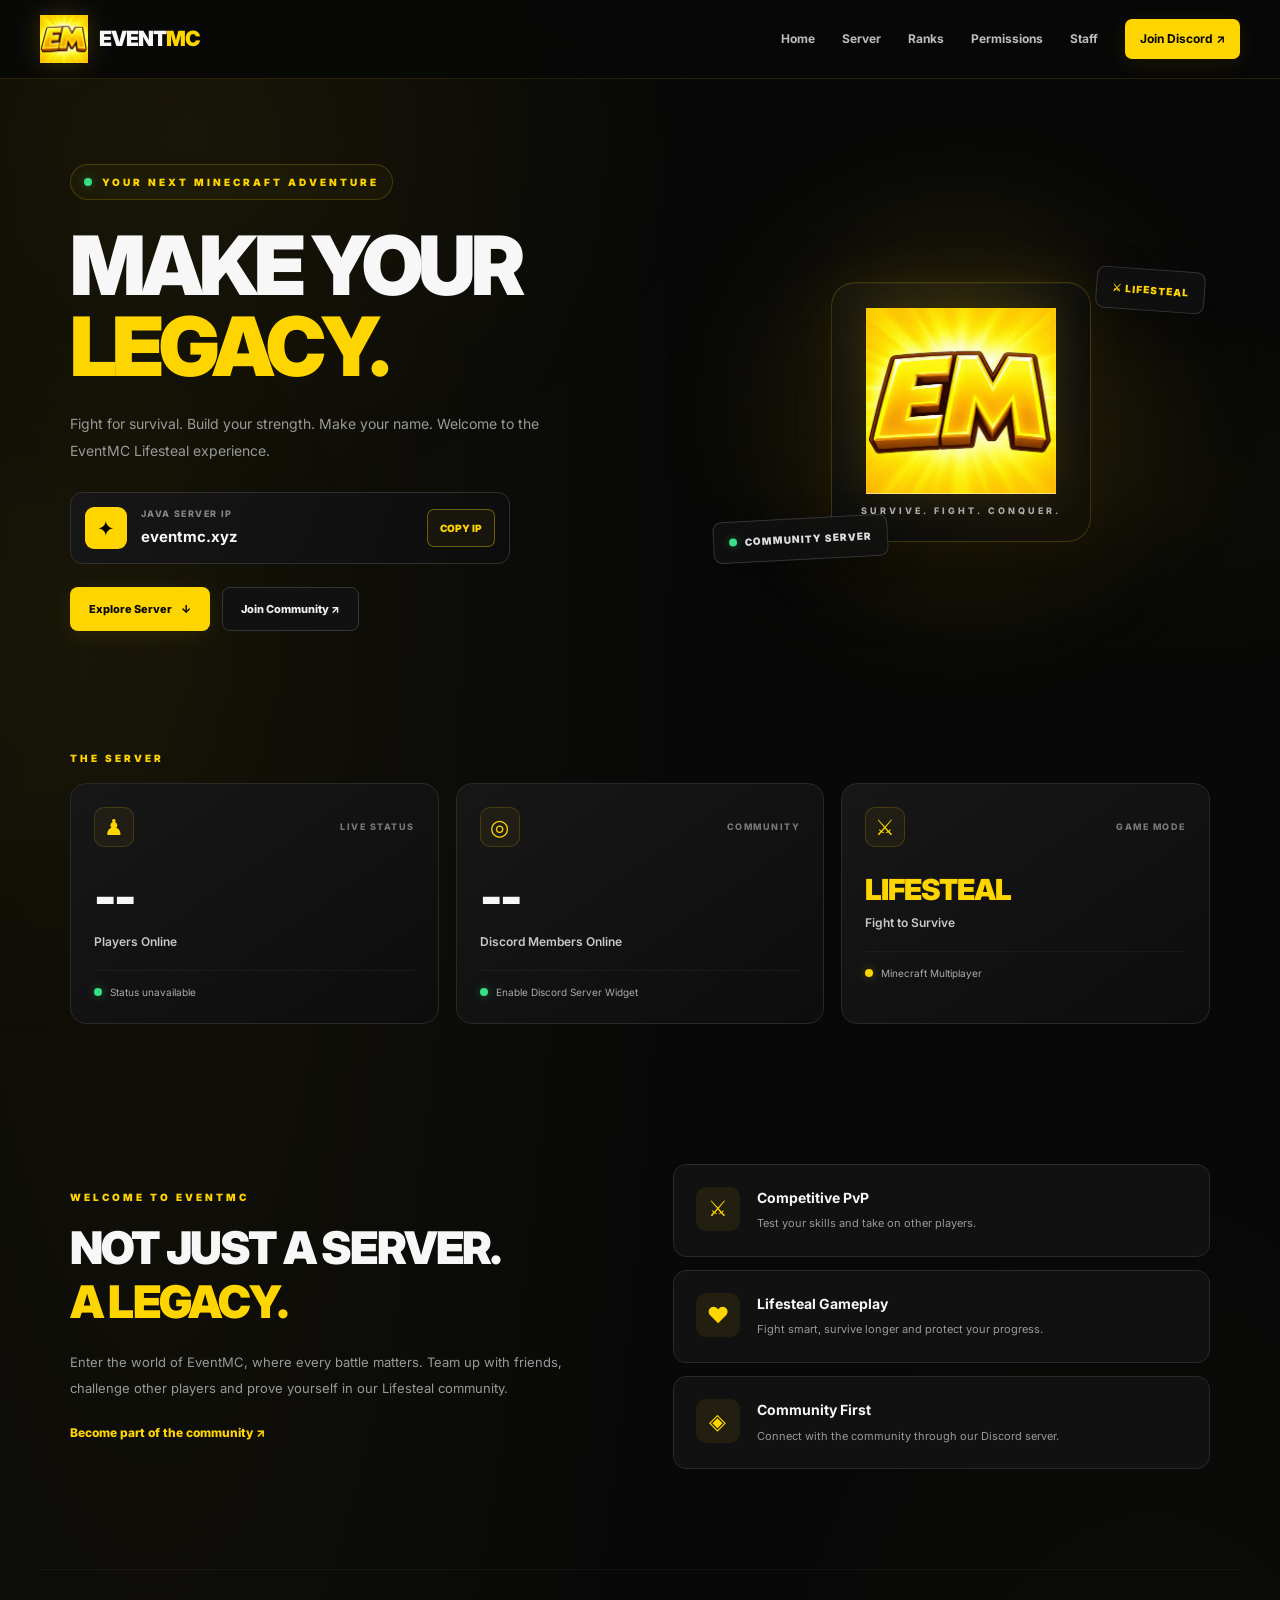
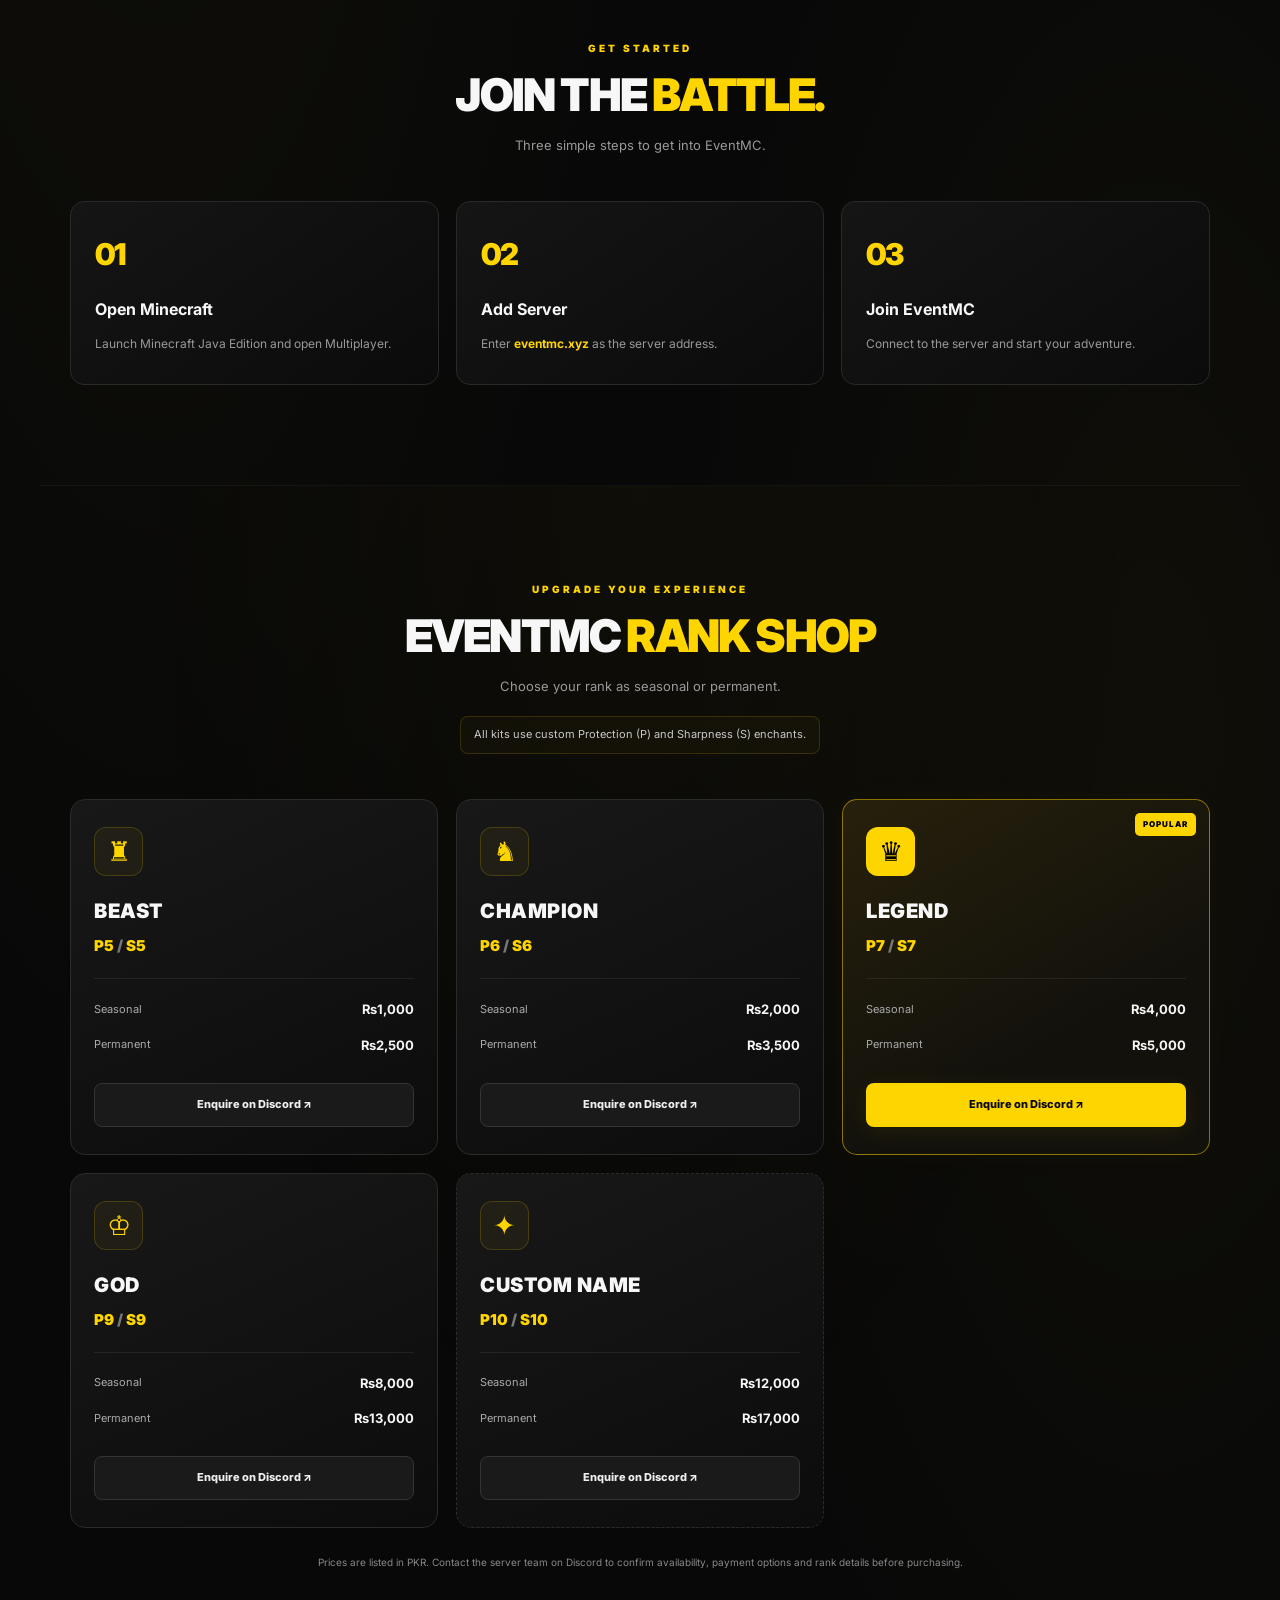
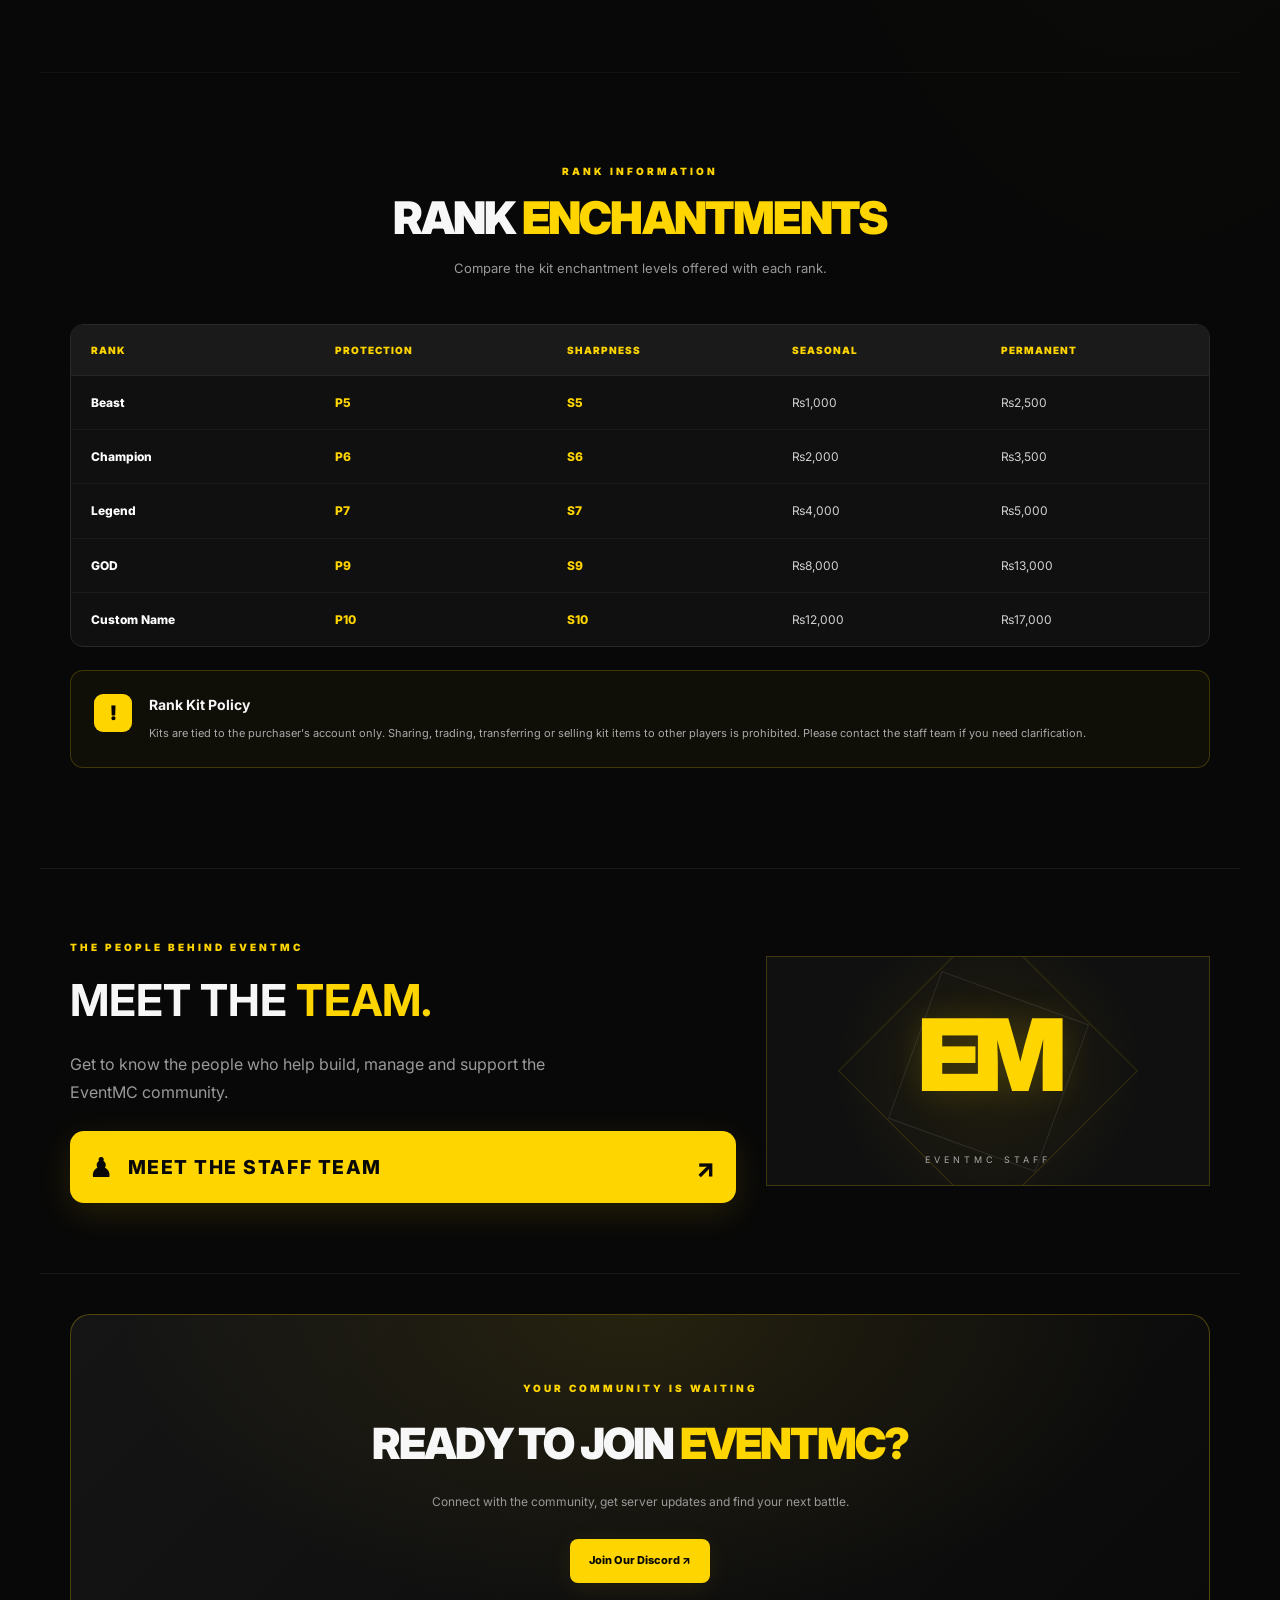
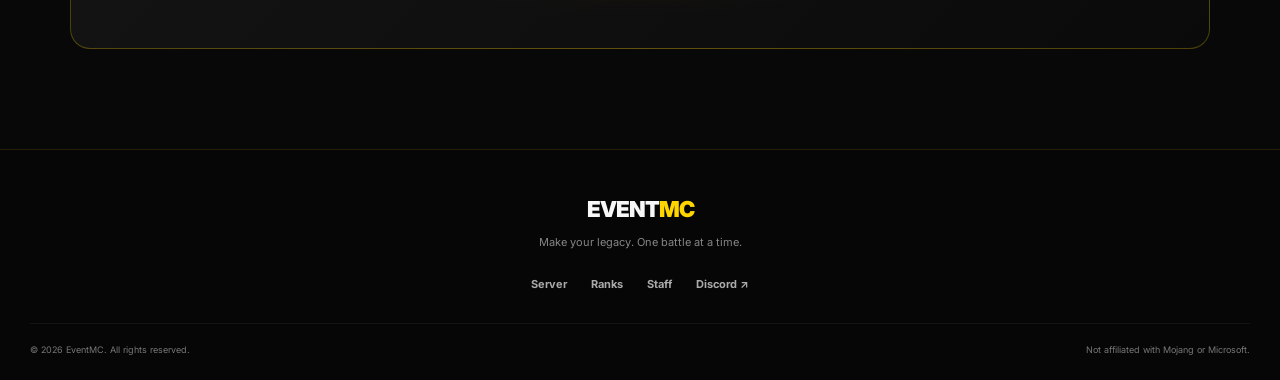
<file: index.html>
<!DOCTYPE html>
<html lang="en">
<head>
  <meta charset="UTF-8">
  <meta name="viewport" content="width=device-width, initial-scale=1.0">
  <meta name="theme-color" content="#080808">
  <meta name="description" content="Welcome to EventMC, a Minecraft Lifesteal server. Join the community at eventmc.xyz.">
  <title>EventMC | Make Your Legacy</title>
  <link rel="preconnect" href="https://fonts.googleapis.com">
  <link rel="preconnect" href="https://fonts.gstatic.com" crossorigin>
  <link href="https://fonts.googleapis.com/css2?family=Inter:wght@400;500;600;700;800;900&display=swap" rel="stylesheet">
  <link rel="stylesheet" href="style.css">
</head>
<body>
  <div class="page-glow"></div>
  <header class="site-header">
    <a class="brand" href="#home" aria-label="EventMC Home">
      <img src="assets/eventmc-logo.png" alt="EventMC Logo" onerror="this.style.display='none'">
      <span>EVENT<span class="yellow">MC</span></span>
    </a>
    <button class="menu-toggle" id="menuToggle" aria-label="Open navigation" aria-expanded="false"><span></span><span></span><span></span></button>
    <nav class="nav-links" id="navLinks">
      <a href="#home">Home</a><a href="#server">Server</a><a href="#ranks">Ranks</a><a href="#permissions">Permissions</a><a href="staff.html">Staff</a>
      <a class="nav-discord" href="https://discord.gg/d8NJ4SGXV" target="_blank" rel="noopener noreferrer">Join Discord ↗</a>
    </nav>
  </header>
  <main>
    <section class="hero section-wrap" id="home">
      <div class="hero-content">
        <div class="eyebrow"><span class="live-dot"></span> YOUR NEXT MINECRAFT ADVENTURE</div>
        <h1>MAKE YOUR<br><span class="yellow">LEGACY.</span></h1>
        <p class="hero-description">Fight for survival. Build your strength. Make your name. Welcome to the EventMC Lifesteal experience.</p>
        <div class="hero-ip"><div class="ip-icon">✦</div><div><span class="small-label">JAVA SERVER IP</span><strong id="serverIp">eventmc.xyz</strong></div><button class="copy-button" id="copyIp" type="button">COPY IP</button></div>
        <div class="hero-actions"><a class="button button-primary" href="#server">Explore Server <span>↓</span></a><a class="button button-outline" href="https://discord.gg/d8NJ4SGXV" target="_blank" rel="noopener noreferrer">Join Community ↗</a></div>
        <p class="copy-message" id="copyMessage" aria-live="polite"></p>
      </div>
      <div class="hero-visual"><div class="hero-logo-card"><img src="assets/eventmc-logo.png" alt="EventMC Server Logo" onerror="this.style.display='none'"><div class="logo-fallback">EVENT<span>MC</span></div><span class="hero-logo-caption">SURVIVE. FIGHT. CONQUER.</span></div><div class="floating-chip chip-top">⚔ LIFESTEAL</div><div class="floating-chip chip-bottom"><span class="live-dot"></span> COMMUNITY SERVER</div></div>
    </section>
    <section class="stats-section section-wrap" id="server">
      <div class="section-kicker">THE SERVER</div><div class="stats-grid">
        <article class="stat-card"><div class="stat-top"><span class="stat-icon">♟</span><span class="stat-caption">LIVE STATUS</span></div><div class="stat-number" id="playerCount">--</div><div class="stat-label">Players Online</div><div class="stat-bottom"><span class="status-dot" id="mcStatusDot"></span><span id="mcStatus">Checking server...</span></div></article>
        <article class="stat-card"><div class="stat-top"><span class="stat-icon">◎</span><span class="stat-caption">COMMUNITY</span></div><div class="stat-number" id="discordCount">--</div><div class="stat-label">Discord Members Online</div><div class="stat-bottom"><span class="status-dot status-green"></span><span id="discordStatus">Community connection</span></div></article>
        <article class="stat-card mode-stat"><div class="stat-top"><span class="stat-icon">⚔</span><span class="stat-caption">GAME MODE</span></div><div class="stat-number mode-number">LIFESTEAL</div><div class="stat-label">Fight to Survive</div><div class="stat-bottom"><span class="status-dot status-yellow"></span><span>Minecraft Multiplayer</span></div></article>
      </div>
    </section>
    <section class="about-section section-wrap"><div class="about-copy"><div class="section-kicker">WELCOME TO EVENTMC</div><h2>NOT JUST A SERVER.<br><span class="yellow">A LEGACY.</span></h2><p>Enter the world of EventMC, where every battle matters. Team up with friends, challenge other players and prove yourself in our Lifesteal community.</p><a class="text-link" href="https://discord.gg/d8NJ4SGXV" target="_blank" rel="noopener noreferrer">Become part of the community ↗</a></div><div class="feature-list"><article class="feature-card"><div class="feature-icon">⚔</div><div><h3>Competitive PvP</h3><p>Test your skills and take on other players.</p></div></article><article class="feature-card"><div class="feature-icon">♥</div><div><h3>Lifesteal Gameplay</h3><p>Fight smart, survive longer and protect your progress.</p></div></article><article class="feature-card"><div class="feature-icon">◈</div><div><h3>Community First</h3><p>Connect with the community through our Discord server.</p></div></article></div></section>
    <section class="join-section section-wrap"><div class="section-heading"><div class="section-kicker">GET STARTED</div><h2>JOIN THE <span class="yellow">BATTLE.</span></h2><p>Three simple steps to get into EventMC.</p></div><div class="steps-grid"><article class="step-card"><span class="step-number">01</span><h3>Open Minecraft</h3><p>Launch Minecraft Java Edition and open Multiplayer.</p></article><article class="step-card"><span class="step-number">02</span><h3>Add Server</h3><p>Enter <strong>eventmc.xyz</strong> as the server address.</p></article><article class="step-card"><span class="step-number">03</span><h3>Join EventMC</h3><p>Connect to the server and start your adventure.</p></article></div></section>
    <section class="ranks-section section-wrap" id="ranks"><div class="section-heading"><div class="section-kicker">UPGRADE YOUR EXPERIENCE</div><h2>EVENTMC <span class="yellow">RANK SHOP</span></h2><p>Choose your rank as seasonal or permanent.</p><div class="rank-note">All kits use custom Protection (P) and Sharpness (S) enchants.</div></div><div class="ranks-grid">
      <article class="rank-card"><div class="rank-symbol">♜</div><h3>BEAST</h3><div class="rank-enchants">P5 <span>/</span> S5</div><div class="rank-divider"></div><div class="price-row"><span>Seasonal</span><strong>₨1,000</strong></div><div class="price-row"><span>Permanent</span><strong>₨2,500</strong></div><a class="button button-rank" href="https://discord.gg/d8NJ4SGXV" target="_blank" rel="noopener noreferrer">Enquire on Discord ↗</a></article>
      <article class="rank-card"><div class="rank-symbol">♞</div><h3>CHAMPION</h3><div class="rank-enchants">P6 <span>/</span> S6</div><div class="rank-divider"></div><div class="price-row"><span>Seasonal</span><strong>₨2,000</strong></div><div class="price-row"><span>Permanent</span><strong>₨3,500</strong></div><a class="button button-rank" href="https://discord.gg/d8NJ4SGXV" target="_blank" rel="noopener noreferrer">Enquire on Discord ↗</a></article>
      <article class="rank-card rank-featured"><div class="rank-badge">POPULAR</div><div class="rank-symbol">♛</div><h3>LEGEND</h3><div class="rank-enchants">P7 <span>/</span> S7</div><div class="rank-divider"></div><div class="price-row"><span>Seasonal</span><strong>₨4,000</strong></div><div class="price-row"><span>Permanent</span><strong>₨5,000</strong></div><a class="button button-primary rank-action" href="https://discord.gg/d8NJ4SGXV" target="_blank" rel="noopener noreferrer">Enquire on Discord ↗</a></article>
      <article class="rank-card"><div class="rank-symbol">♔</div><h3>GOD</h3><div class="rank-enchants">P9 <span>/</span> S9</div><div class="rank-divider"></div><div class="price-row"><span>Seasonal</span><strong>₨8,000</strong></div><div class="price-row"><span>Permanent</span><strong>₨13,000</strong></div><a class="button button-rank" href="https://discord.gg/d8NJ4SGXV" target="_blank" rel="noopener noreferrer">Enquire on Discord ↗</a></article>
      <article class="rank-card custom-rank"><div class="rank-symbol">✦</div><h3>CUSTOM NAME</h3><div class="rank-enchants">P10 <span>/</span> S10</div><div class="rank-divider"></div><div class="price-row"><span>Seasonal</span><strong>₨12,000</strong></div><div class="price-row"><span>Permanent</span><strong>₨17,000</strong></div><a class="button button-rank" href="https://discord.gg/d8NJ4SGXV" target="_blank" rel="noopener noreferrer">Enquire on Discord ↗</a></article>
    </div><p class="shop-disclaimer">Prices are listed in PKR. Contact the server team on Discord to confirm availability, payment options and rank details before purchasing.</p></section>
    <section class="permissions-section section-wrap" id="permissions"><div class="section-heading"><div class="section-kicker">RANK INFORMATION</div><h2>RANK <span class="yellow">ENCHANTMENTS</span></h2><p>Compare the kit enchantment levels offered with each rank.</p></div><div class="table-wrap"><table class="permissions-table"><thead><tr><th>Rank</th><th>Protection</th><th>Sharpness</th><th>Seasonal</th><th>Permanent</th></tr></thead><tbody><tr><td>Beast</td><td>P5</td><td>S5</td><td>₨1,000</td><td>₨2,500</td></tr><tr><td>Champion</td><td>P6</td><td>S6</td><td>₨2,000</td><td>₨3,500</td></tr><tr><td>Legend</td><td>P7</td><td>S7</td><td>₨4,000</td><td>₨5,000</td></tr><tr><td>GOD</td><td>P9</td><td>S9</td><td>₨8,000</td><td>₨13,000</td></tr><tr><td>Custom Name</td><td>P10</td><td>S10</td><td>₨12,000</td><td>₨17,000</td></tr></tbody></table></div><div class="policy-card"><div class="policy-icon">!</div><div><h3>Rank Kit Policy</h3><p>Kits are tied to the purchaser's account only. Sharing, trading, transferring or selling kit items to other players is prohibited. Please contact the staff team if you need clarification.</p></div></div></section>
    <section class="staff-preview section-wrap" aria-labelledby="staffPreviewTitle">
      <div class="staff-preview-copy">
        <div class="section-kicker">THE PEOPLE BEHIND EVENTMC</div>
        <h2 id="staffPreviewTitle">MEET THE <span class="yellow">TEAM.</span></h2>
        <p>Get to know the people who help build, manage and support the EventMC community.</p>
        <a class="button button-primary staff-team-bar" href="staff.html"><span class="staff-team-bar-icon">♟</span> MEET THE STAFF TEAM <span class="staff-team-arrow">↗</span></a>
      </div>
      <div class="staff-preview-mark"><span>EM</span><i>EVENTMC STAFF</i></div>
    </section>
    <section class="discord-cta section-wrap"><div class="cta-content"><div class="section-kicker">YOUR COMMUNITY IS WAITING</div><h2>READY TO JOIN <span class="yellow">EVENTMC?</span></h2><p>Connect with the community, get server updates and find your next battle.</p><a class="button button-primary" href="https://discord.gg/d8NJ4SGXV" target="_blank" rel="noopener noreferrer">Join Our Discord ↗</a></div></section>
  </main>
  <footer class="site-footer"><a class="footer-brand" href="#home">EVENT<span class="yellow">MC</span></a><p>Make your legacy. One battle at a time.</p><div class="footer-links"><a href="#server">Server</a><a href="#ranks">Ranks</a><a href="staff.html">Staff</a><a href="https://discord.gg/d8NJ4SGXV" target="_blank" rel="noopener noreferrer">Discord ↗</a></div><div class="footer-bottom"><span>© <span id="currentYear"></span> EventMC. All rights reserved.</span><span>Not affiliated with Mojang or Microsoft.</span></div></footer>
  <script src="script.js" defer></script>
</body>
</html>
</file>
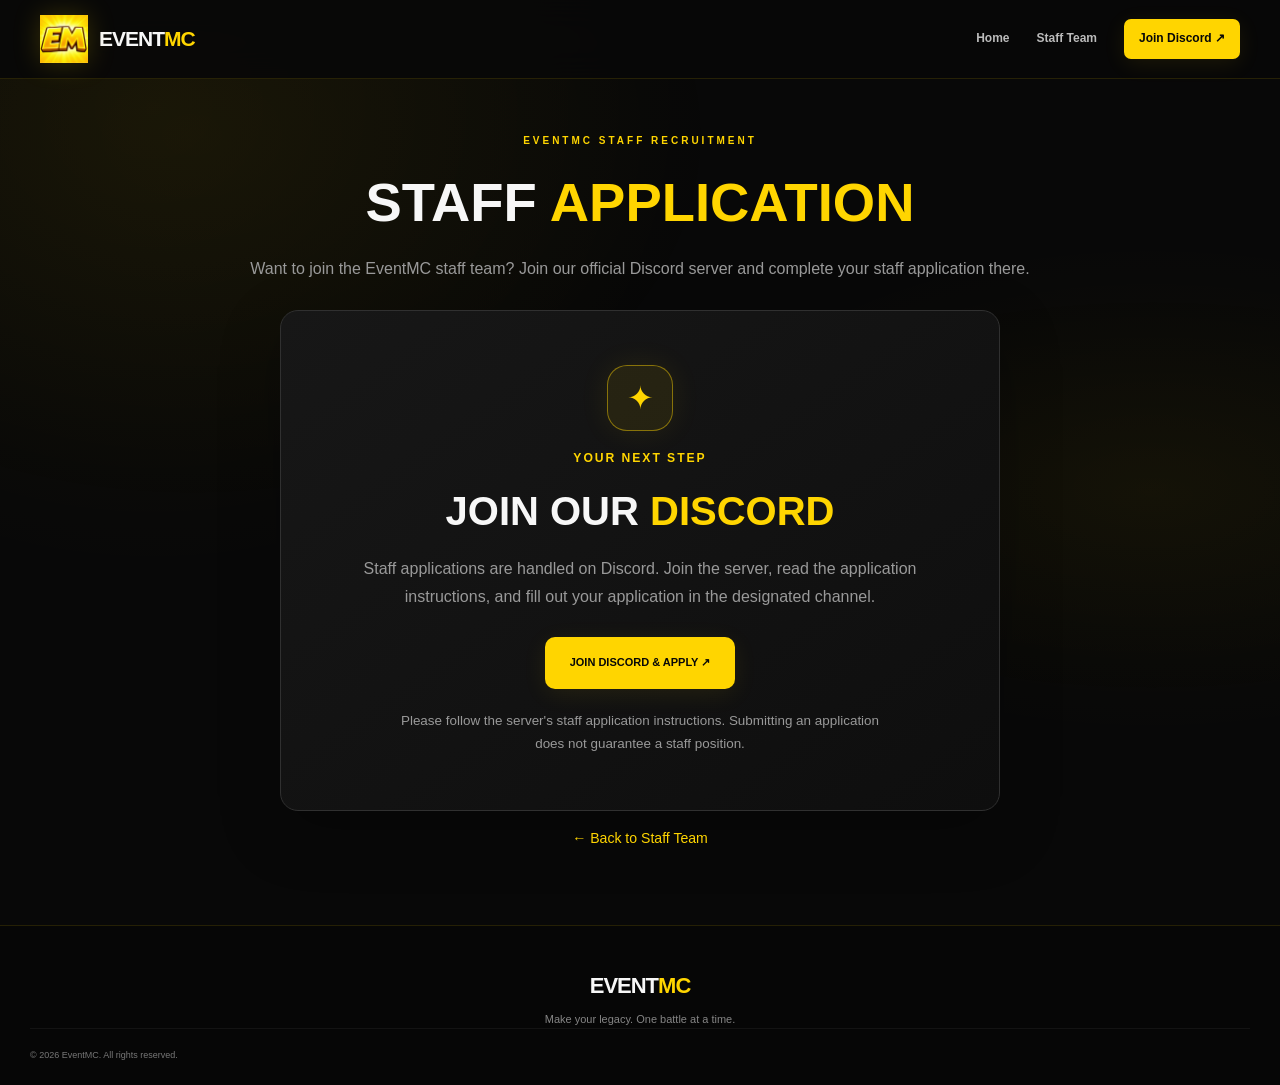
<file: apply.html>
<!doctype html>
<html lang="en">
<head>
  <meta charset="utf-8">
  <meta name="viewport" content="width=device-width,initial-scale=1">
  <meta name="description" content="Join the EventMC Discord and complete your staff application there.">
  <title>EventMC | Staff Application</title>
  <link rel="stylesheet" href="style.css">
</head>
<body class="staff-page">
  <header class="site-header">
    <a class="brand" href="index.html"><img src="assets/eventmc-logo.png" alt="EventMC Logo" onerror="this.style.display='none'"><span>EVENT<span class="yellow">MC</span></span></a>
    <nav class="nav-links">
      <a href="index.html">Home</a>
      <a href="staff.html">Staff Team</a>
      <a class="nav-discord" href="https://discord.gg/d8NJ4SGXV" target="_blank" rel="noopener noreferrer">Join Discord ↗</a>
    </nav>
  </header>

  <main class="portal-wrap">
    <div class="portal-heading">
      <div class="section-kicker">EVENTMC STAFF RECRUITMENT</div>
      <h1>STAFF <span class="yellow">APPLICATION</span></h1>
      <p>Want to join the EventMC staff team? Join our official Discord server and complete your staff application there.</p>
    </div>

    <section class="portal-card discord-application-card">
      <div class="discord-application-icon" aria-hidden="true">✦</div>
      <div class="discord-application-kicker">YOUR NEXT STEP</div>
      <h2>JOIN OUR <span class="yellow">DISCORD</span></h2>
      <p>Staff applications are handled on Discord. Join the server, read the application instructions, and fill out your application in the designated channel.</p>
      <a class="button button-primary discord-application-button" href="https://discord.gg/d8NJ4SGXV" target="_blank" rel="noopener noreferrer">JOIN DISCORD &amp; APPLY ↗</a>
      <p class="discord-application-note">Please follow the server's staff application instructions. Submitting an application does not guarantee a staff position.</p>
    </section>

    <p class="portal-login-note"><a class="portal-small-link" href="staff.html">← Back to Staff Team</a></p>
  </main>

  <footer class="site-footer">
    <a class="footer-brand" href="index.html">EVENT<span class="yellow">MC</span></a>
    <p>Make your legacy. One battle at a time.</p>
    <div class="footer-bottom"><span>© <span id="currentYear">2026</span> EventMC. All rights reserved.</span></div>
  </footer>
  <script>document.getElementById('currentYear').textContent = new Date().getFullYear();</script>
</body>
</html>
</file>
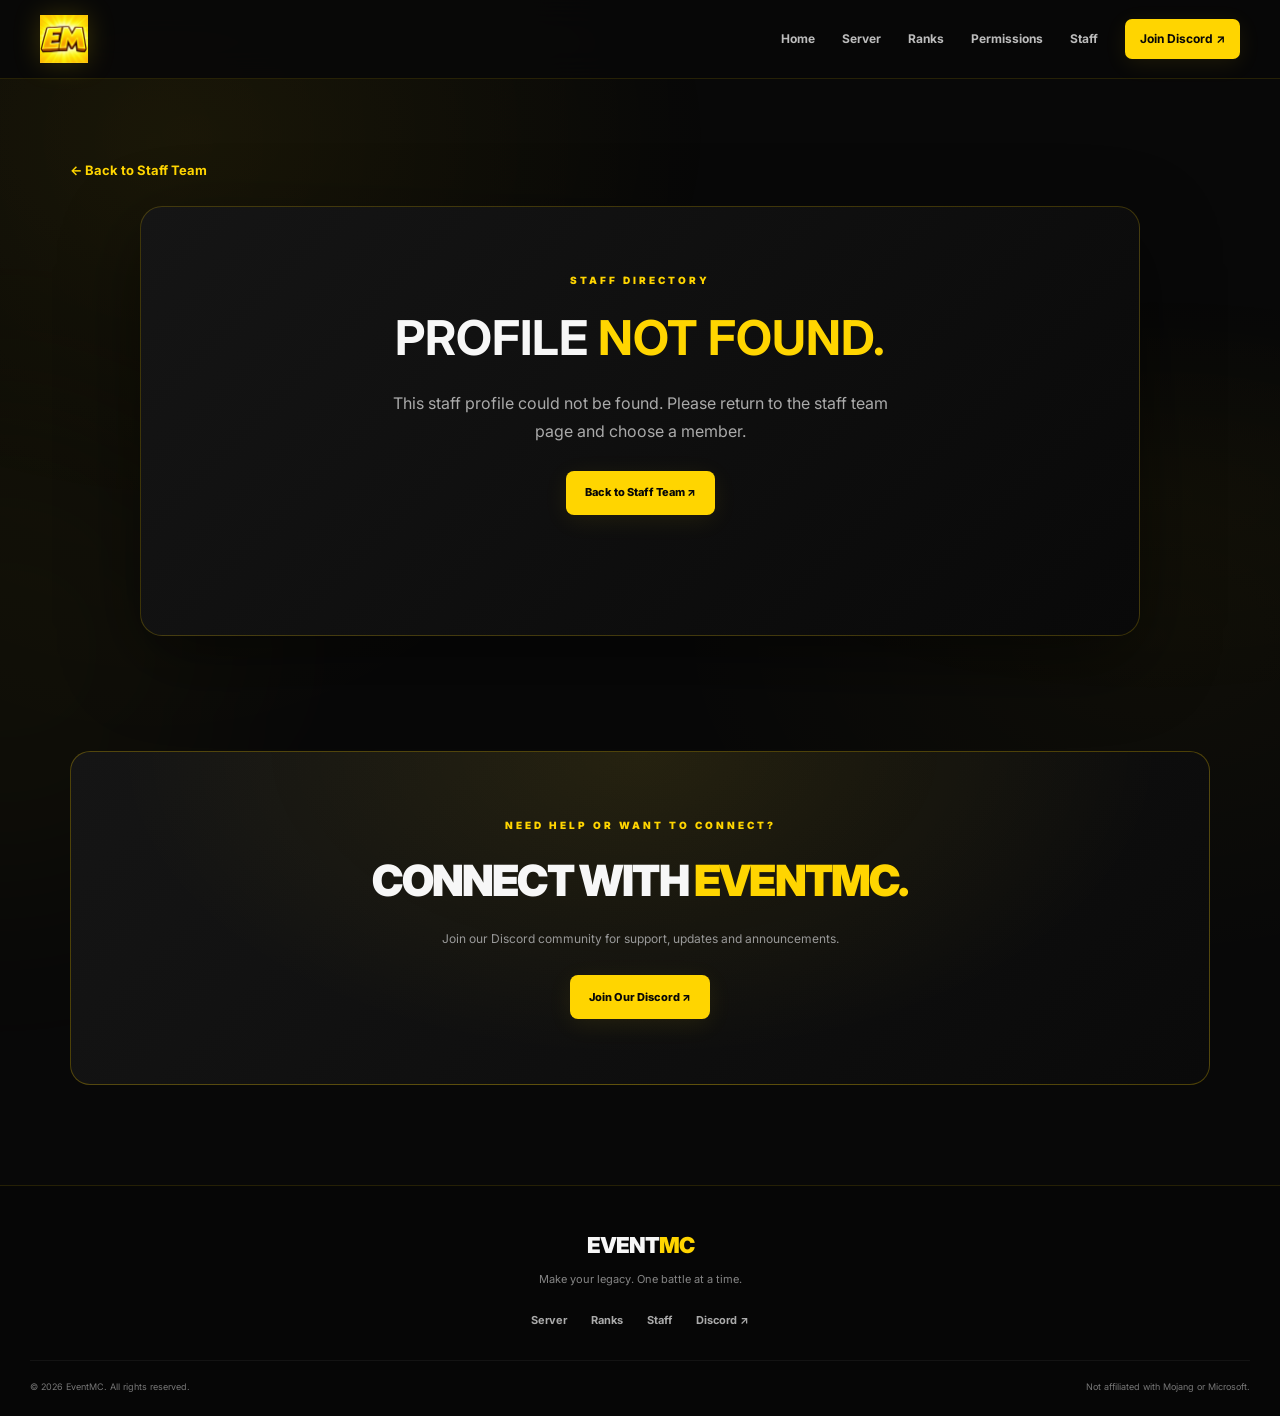
<file: staff-member.html>
<!DOCTYPE html>
<html lang="en"><head>
<meta charset="UTF-8"><meta name="viewport" content="width=device-width, initial-scale=1.0">
<meta name="theme-color" content="#080808"><meta name="description" content="Meet an EventMC staff member and learn about their role.">
<title>EventMC | Staff Profile</title>
<link rel="preconnect" href="https://fonts.googleapis.com"><link rel="preconnect" href="https://fonts.gstatic.com" crossorigin>
<link href="https://fonts.googleapis.com/css2?family=Inter:wght@400;500;600;700;800;900&display=swap" rel="stylesheet"><link rel="stylesheet" href="style.css">
</head><body class="staff-page member-profile-page"><div class="page-glow"></div>
<header class="site-header"><a class="brand" href="index.html#home" aria-label="EventMC Home"><img src="assets/eventmc-logo.png" alt="EventMC Logo" onload="this.classList.add('logo-ready');this.nextElementSibling.style.display='none'" onerror="this.style.display='none';this.nextElementSibling.style.display='inline'"><span>EVENT<span class="yellow">MC</span></span></a>
<button class="menu-toggle" id="menuToggle" aria-label="Open navigation" aria-expanded="false"><span></span><span></span><span></span></button>
<nav class="nav-links" id="navLinks"><a href="index.html#home">Home</a><a href="index.html#server">Server</a><a href="index.html#ranks">Ranks</a><a href="index.html#permissions">Permissions</a><a href="staff.html" aria-current="page">Staff</a><a class="nav-discord" href="https://discord.gg/d8NJ4SGXV" target="_blank" rel="noopener noreferrer">Join Discord ↗</a></nav></header>
<main><section class="member-profile section-wrap"><a class="staff-back-link" href="staff.html">← Back to Staff Team</a>
<div class="member-profile-card" id="memberProfile" aria-live="polite"><div class="member-loading">Loading staff profile...</div></div>
</section><section class="discord-cta section-wrap"><div class="cta-content"><div class="section-kicker">NEED HELP OR WANT TO CONNECT?</div><h2>CONNECT WITH <span class="yellow">EVENTMC.</span></h2><p>Join our Discord community for support, updates and announcements.</p><a class="button button-primary" href="https://discord.gg/d8NJ4SGXV" target="_blank" rel="noopener noreferrer">Join Our Discord ↗</a></div></section></main>
<footer class="site-footer"><a class="footer-brand" href="index.html">EVENT<span class="yellow">MC</span></a><p>Make your legacy. One battle at a time.</p><div class="footer-links"><a href="index.html#server">Server</a><a href="index.html#ranks">Ranks</a><a href="staff.html">Staff</a><a href="https://discord.gg/d8NJ4SGXV" target="_blank" rel="noopener noreferrer">Discord ↗</a></div><div class="footer-bottom"><span>© <span id="currentYear"></span> EventMC. All rights reserved.</span><span>Not affiliated with Mojang or Microsoft.</span></div></footer>
<script src="script.js" defer></script><script src="staff-members.js" defer></script><script src="staff-member.js" defer></script></body></html>
</file>
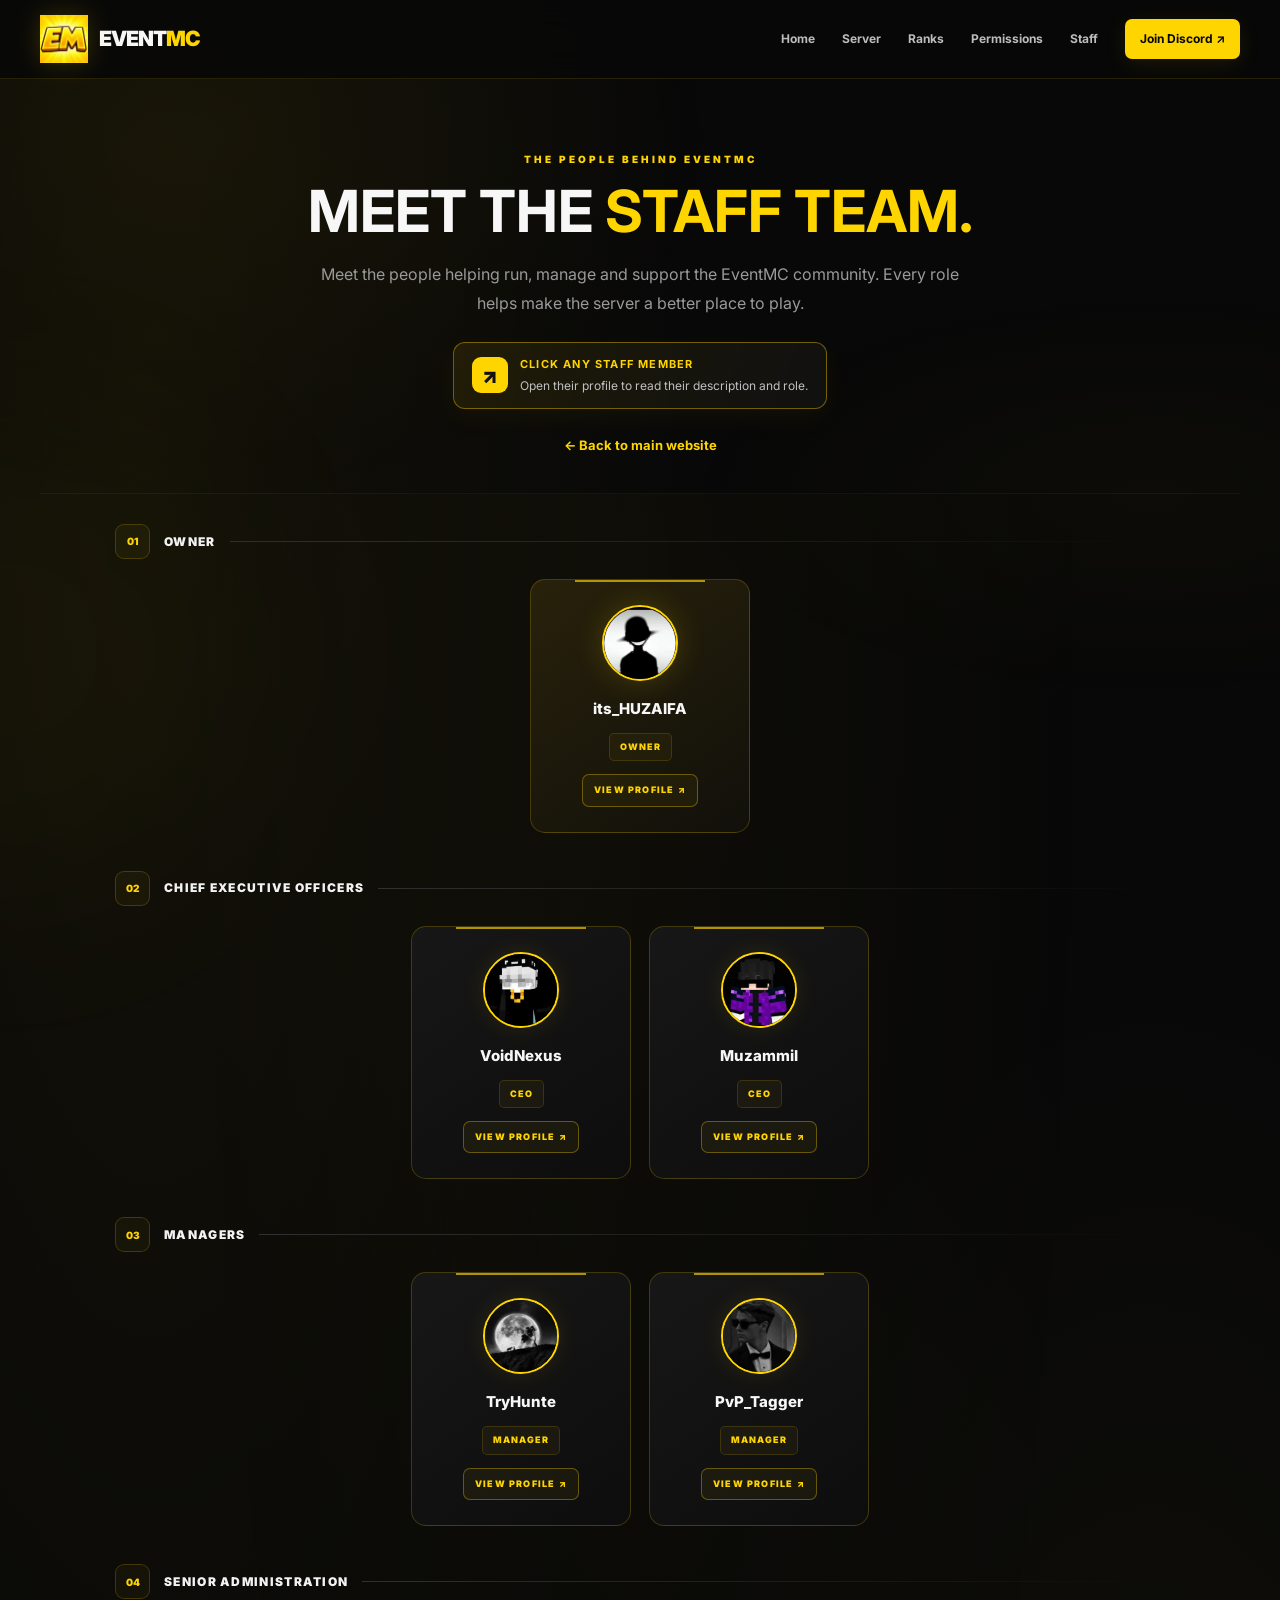
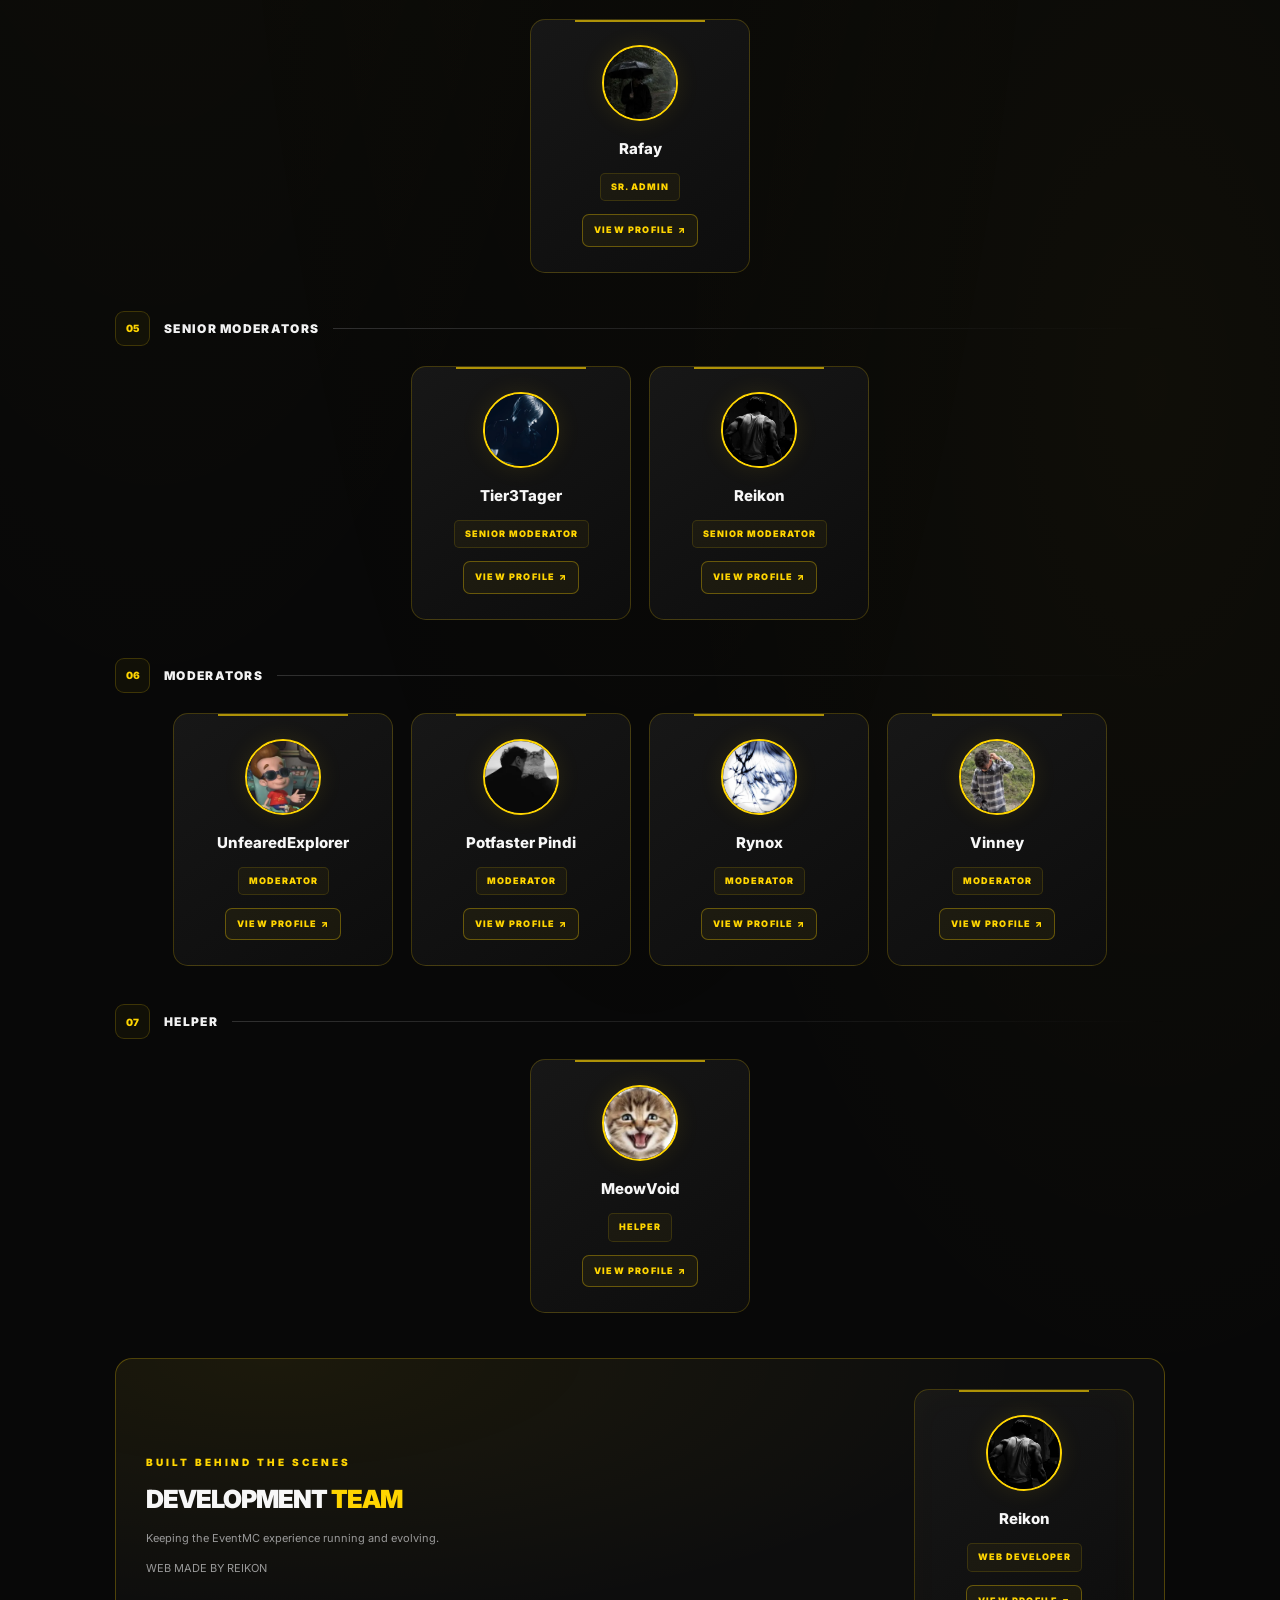
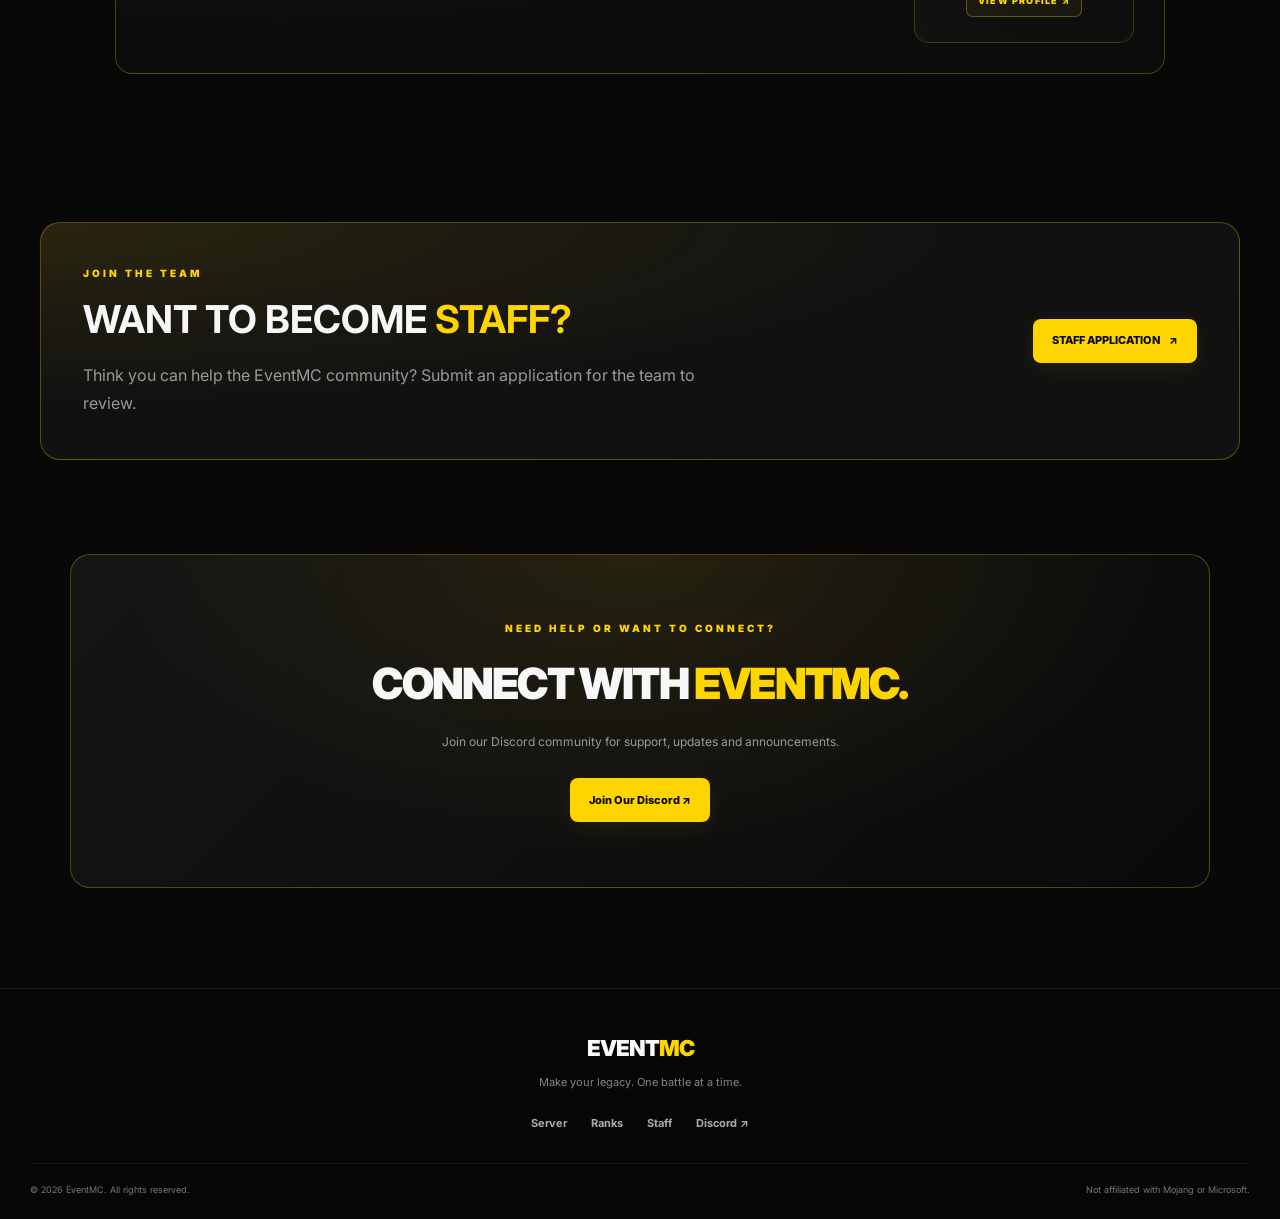
<file: staff.html>
<!DOCTYPE html>
<html lang="en">
<head>
  <meta charset="UTF-8">
  <meta name="viewport" content="width=device-width, initial-scale=1.0">
  <meta name="theme-color" content="#080808">
  <meta name="description" content="Meet the official EventMC Minecraft server staff team.">
  <title>EventMC | Staff Team</title>
  <link rel="preconnect" href="https://fonts.googleapis.com">
  <link rel="preconnect" href="https://fonts.gstatic.com" crossorigin>
  <link href="https://fonts.googleapis.com/css2?family=Inter:wght@400;500;600;700;800;900&display=swap" rel="stylesheet">
  <link rel="stylesheet" href="style.css">
</head>
<body class="staff-page">
  <div class="page-glow"></div>
  <header class="site-header">
    <a class="brand" href="index.html#home" aria-label="EventMC Home"><img src="assets/eventmc-logo.png" alt="EventMC Logo" onerror="this.style.display='none'"><span>EVENT<span class="yellow">MC</span></span></a>
    <button class="menu-toggle" id="menuToggle" aria-label="Open navigation" aria-expanded="false"><span></span><span></span><span></span></button>
    <nav class="nav-links" id="navLinks"><a href="index.html#home">Home</a><a href="index.html#server">Server</a><a href="index.html#ranks">Ranks</a><a href="index.html#permissions">Permissions</a><a href="staff.html" aria-current="page">Staff</a><a class="nav-discord" href="https://discord.gg/d8NJ4SGXV" target="_blank" rel="noopener noreferrer">Join Discord ↗</a></nav>
  </header>
  <main>
    <section class="staff-page-hero section-wrap">
      <div class="section-kicker">THE PEOPLE BEHIND EVENTMC</div>
      <h1>MEET THE <span class="yellow">STAFF TEAM.</span></h1>
      <p>Meet the people helping run, manage and support the EventMC community. Every role helps make the server a better place to play.</p>
      <div class="staff-click-notice"><span class="notice-click-icon">↗</span><span><strong>CLICK ANY STAFF MEMBER</strong><small>Open their profile to read their description and role.</small></span></div>
      <a class="staff-back-link" href="index.html">← Back to main website</a>
    </section>
<section class="staff-section section-wrap" id="staff"><div class="section-heading"><div class="section-kicker">THE PEOPLE BEHIND EVENTMC</div><h2>MEET THE <span class="yellow">STAFF TEAM</span></h2><p>Meet the team helping run the EventMC community.</p></div>
      <div class="staff-tier"><div class="tier-heading"><span>01</span><h3>OWNER</h3><i></i></div><div class="staff-grid"><a class="staff-card owner-card staff-card-link" href="staff-member.html?id=its-huzaifa" aria-label="View its_HUZAIFA staff profile"><img class="staff-avatar" src="assets/its-huzaifa.png" alt="its_HUZAIFA DP" loading="lazy"><h4>its_HUZAIFA</h4><span class="staff-role">OWNER</span><span class="profile-hint">VIEW PROFILE ↗</span></a></div></div>
      <div class="staff-tier"><div class="tier-heading"><span>02</span><h3>CHIEF EXECUTIVE OFFICERS</h3><i></i></div><div class="staff-grid"><a class="staff-card ceo-card staff-card-link" href="staff-member.html?id=voidnexus" aria-label="View VoidNexus staff profile"><img class="staff-avatar" src="assets/voidnexus.png" alt="VoidNexus DP" loading="lazy"><h4>VoidNexus</h4><span class="staff-role">CEO</span><span class="profile-hint">VIEW PROFILE ↗</span></a><a class="staff-card ceo-card staff-card-link" href="staff-member.html?id=muzammil" aria-label="View Muzammil staff profile"><img class="staff-avatar" src="assets/muzammil.png" alt="Muzammil DP" loading="lazy"><h4>Muzammil</h4><span class="staff-role">CEO</span><span class="profile-hint">VIEW PROFILE ↗</span></a></div></div>
      <div class="staff-tier"><div class="tier-heading"><span>03</span><h3>MANAGERS</h3><i></i></div><div class="staff-grid"><a class="staff-card manager-card staff-card-link" href="staff-member.html?id=tryhunte" aria-label="View TryHunte staff profile"><img class="staff-avatar" src="assets/tryhunte.png" alt="TryHunte DP" loading="lazy"><h4>TryHunte</h4><span class="staff-role">MANAGER</span><span class="profile-hint">VIEW PROFILE ↗</span></a><a class="staff-card manager-card staff-card-link" href="staff-member.html?id=pvp-tagger" aria-label="View PvP_Tagger staff profile"><img class="staff-avatar" src="assets/pvp-tagger.png" alt="PvP_Tagger DP" loading="lazy"><h4>PvP_Tagger</h4><span class="staff-role">MANAGER</span><span class="profile-hint">VIEW PROFILE ↗</span></a></div></div>
      <div class="staff-tier"><div class="tier-heading"><span>04</span><h3>SENIOR ADMINISTRATION</h3><i></i></div><div class="staff-grid"><a class="staff-card admin-card staff-card-link" href="staff-member.html?id=rafay" aria-label="View Rafay staff profile"><img class="staff-avatar" src="assets/rafay.png" alt="Rafay DP" loading="lazy"><h4>Rafay</h4><span class="staff-role">SR. ADMIN</span><span class="profile-hint">VIEW PROFILE ↗</span></a></div></div>
      <div class="staff-tier"><div class="tier-heading"><span>05</span><h3>SENIOR MODERATORS</h3><i></i></div><div class="staff-grid"><a class="staff-card senior-mod-card staff-card-link" href="staff-member.html?id=tier3tager" aria-label="View Tier3Tager staff profile"><img class="staff-avatar" src="assets/tier3tager.png" alt="Tier3Tager DP" loading="lazy"><h4>Tier3Tager</h4><span class="staff-role">SENIOR MODERATOR</span><span class="profile-hint">VIEW PROFILE ↗</span></a><a class="staff-card senior-mod-card staff-card-link" href="staff-member.html?id=reikon" aria-label="View Reikon staff profile"><img class="staff-avatar" src="assets/reikon.png" alt="Reikon DP" loading="lazy"><h4>Reikon</h4><span class="staff-role">SENIOR MODERATOR</span><span class="profile-hint">VIEW PROFILE ↗</span></a></div></div>
      <div class="staff-tier"><div class="tier-heading"><span>06</span><h3>MODERATORS</h3><i></i></div><div class="staff-grid"><a class="staff-card moderator-card staff-card-link" href="staff-member.html?id=unfeared-explorer" aria-label="View UnfearedExplorer staff profile"><img class="staff-avatar" src="assets/unfeared-explorer.png" alt="UnfearedExplorer DP" loading="lazy"><h4>UnfearedExplorer</h4><span class="staff-role">MODERATOR</span><span class="profile-hint">VIEW PROFILE ↗</span></a><a class="staff-card moderator-card staff-card-link" href="staff-member.html?id=potfaster-pindi" aria-label="View Potfaster Pindi staff profile"><img class="staff-avatar" src="assets/potfaster-pindi.png" alt="Potfaster Pindi DP" loading="lazy"><h4>Potfaster Pindi</h4><span class="staff-role">MODERATOR</span><span class="profile-hint">VIEW PROFILE ↗</span></a><a class="staff-card moderator-card staff-card-link" href="staff-member.html?id=rynox" aria-label="View Rynox staff profile"><img class="staff-avatar" src="assets/rynox.png" alt="Rynox DP" loading="lazy"><h4>Rynox</h4><span class="staff-role">MODERATOR</span><span class="profile-hint">VIEW PROFILE ↗</span></a><a class="staff-card moderator-card staff-card-link" href="staff-member.html?id=vinney" aria-label="View Vinney staff profile"><img class="staff-avatar" src="assets/vinney.png" alt="Vinney DP" loading="lazy"><h4>Vinney</h4><span class="staff-role">MODERATOR</span><span class="profile-hint">VIEW PROFILE ↗</span></a></div></div>
      <div class="staff-tier"><div class="tier-heading"><span>07</span><h3>HELPER</h3><i></i></div><div class="staff-grid"><a class="staff-card helper-card staff-card-link" href="staff-member.html?id=meowvoid" aria-label="View MeowVoid staff profile"><img class="staff-avatar" src="assets/meowvoid.png" alt="MeowVoid DP" loading="lazy"><h4>MeowVoid</h4><span class="staff-role">HELPER</span><span class="profile-hint">VIEW PROFILE ↗</span></a></div></div>
      <div class="developer-panel"><div class="developer-intro"><div class="section-kicker">BUILT BEHIND THE SCENES</div><h3>DEVELOPMENT <span class="yellow">TEAM</span></h3><p>Keeping the EventMC experience running and evolving.</p><p class="web-credit">WEB MADE BY REIKON</p></div><div class="staff-grid"><a class="staff-card developer-card staff-card-link" href="staff-member.html?id=reikon" aria-label="View Reikon staff profile"><img class="staff-avatar" src="assets/reikon.png" alt="Reikon DP" loading="lazy"><h4>Reikon</h4><span class="staff-role">WEB DEVELOPER</span><span class="profile-hint">VIEW PROFILE ↗</span></a></div></div>
    </section>
    <section class="applications-cta section-wrap" aria-labelledby="applyTitle"><div class="applications-cta-copy"><div class="section-kicker">JOIN THE TEAM</div><h2 id="applyTitle">WANT TO BECOME <span class="yellow">STAFF?</span></h2><p>Think you can help the EventMC community? Submit an application for the team to review.</p></div><a class="button button-primary applications-cta-button" href="apply.html">STAFF APPLICATION <span>↗</span></a></section>
    <section class="discord-cta section-wrap"><div class="cta-content"><div class="section-kicker">NEED HELP OR WANT TO CONNECT?</div><h2>CONNECT WITH <span class="yellow">EVENTMC.</span></h2><p>Join our Discord community for support, updates and announcements.</p><a class="button button-primary" href="https://discord.gg/d8NJ4SGXV" target="_blank" rel="noopener noreferrer">Join Our Discord ↗</a></div></section>
  </main>
  <footer class="site-footer"><a class="footer-brand" href="index.html">EVENT<span class="yellow">MC</span></a><p>Make your legacy. One battle at a time.</p><div class="footer-links"><a href="index.html#server">Server</a><a href="index.html#ranks">Ranks</a><a href="staff.html">Staff</a><a href="https://discord.gg/d8NJ4SGXV" target="_blank" rel="noopener noreferrer">Discord ↗</a></div><div class="footer-bottom"><span>© <span id="currentYear"></span> EventMC. All rights reserved.</span><span>Not affiliated with Mojang or Microsoft.</span></div></footer>
  <script src="script.js" defer></script>
</body>
</html>
</file>
<file: style.css>
/* ========================================
   EVENTMC — COMPLETE WEBSITE STYLES
   Theme: Black / Yellow
======================================== */

:root {
  --bg: #080808;
  --bg-soft: #101010;
  --card: #131313;
  --card-hover: #191919;
  --yellow: #ffd400;
  --yellow-light: #ffe45c;
  --text: #f7f7f7;
  --muted: #999999;
  --border: #292929;
  --green: #38df85;
  --red: #ff5555;
  --radius: 16px;
  --container: 1200px;
}

* {
  box-sizing: border-box;
  margin: 0;
  padding: 0;
}

html {
  scroll-behavior: smooth;
  scroll-padding-top: 95px;
}

body {
  background: var(--bg);
  color: var(--text);
  font-family: "Inter", Arial, sans-serif;
  line-height: 1.6;
  overflow-x: hidden;
}

body::before {
  content: "";
  position: fixed;
  inset: 0;
  z-index: -2;
  pointer-events: none;
  background:
    radial-gradient(ellipse at 15% 15%, #ffd40009, transparent 35%),
    radial-gradient(ellipse at 90% 55%, #ffd40006, transparent 30%);
}

a {
  color: inherit;
  text-decoration: none;
}

button {
  font: inherit;
}

button,
a {
  -webkit-tap-highlight-color: transparent;
}

button:focus-visible,
a:focus-visible {
  outline: 2px solid var(--yellow);
  outline-offset: 4px;
}

img {
  max-width: 100%;
}

::selection {
  background: var(--yellow);
  color: #000;
}

.yellow {
  color: var(--yellow);
}

.page-glow {
  position: absolute;
  top: 400px;
  left: -250px;
  width: 500px;
  height: 500px;
  border-radius: 50%;
  background: #ffd40008;
  filter: blur(100px);
  pointer-events: none;
  z-index: -1;
}

.section-wrap {
  width: min(var(--container), 100%);
  margin-inline: auto;
  padding-inline: 30px;
}

/* NAVIGATION */

.site-header {
  position: sticky;
  top: 0;
  z-index: 100;
  display: flex;
  align-items: center;
  justify-content: space-between;
  gap: 28px;
  padding: 15px max(30px, calc((100vw - 1200px) / 2));
  background: #080808ed;
  border-bottom: 1px solid #ffffff0c;
  backdrop-filter: blur(18px);
  -webkit-backdrop-filter: blur(18px);
}

.brand {
  display: inline-flex;
  align-items: center;
  gap: 10px;
  flex-shrink: 0;
  font-size: 21px;
  font-weight: 900;
  letter-spacing: -1px;
}

.brand img {
  width: 42px;
  height: 42px;
  object-fit: contain;
}

.nav-links {
  display: flex;
  align-items: center;
  gap: 27px;
}

.nav-links > a {
  color: #bcbcbc;
  font-size: 12px;
  font-weight: 700;
  transition: color 0.2s ease;
}

.nav-links > a:hover {
  color: var(--yellow);
}

.nav-links .nav-discord {
  padding: 10px 15px;
  color: #080808;
  background: var(--yellow);
  border-radius: 7px;
  transition: background 0.2s, transform 0.2s;
}

.nav-links .nav-discord:hover {
  color: #000;
  background: var(--yellow-light);
  transform: translateY(-2px);
}

.menu-toggle {
  display: none;
  width: 42px;
  height: 42px;
  padding: 10px;
  border: 1px solid var(--border);
  border-radius: 8px;
  background: #121212;
  cursor: pointer;
}

.menu-toggle span {
  display: block;
  width: 100%;
  height: 2px;
  margin: 4px 0;
  background: var(--yellow);
  transition: transform 0.2s, opacity 0.2s;
}

/* HERO */

.hero {
  min-height: 570px;
  display: grid;
  grid-template-columns: 1.1fr 0.9fr;
  align-items: center;
  gap: 35px;
  padding-top: 85px;
  padding-bottom: 80px;
}

.hero-content {
  position: relative;
  z-index: 2;
}

.eyebrow,
.section-kicker {
  color: var(--yellow);
  font-size: 10px;
  font-weight: 900;
  letter-spacing: 3px;
  text-transform: uppercase;
}

.eyebrow {
  display: inline-flex;
  align-items: center;
  gap: 10px;
  padding: 9px 13px;
  border: 1px solid #ffd40030;
  border-radius: 50px;
  background: #ffd40008;
}

.live-dot,
.status-dot {
  width: 8px;
  height: 8px;
  display: inline-block;
  flex-shrink: 0;
  border-radius: 50%;
  background: var(--green);
  box-shadow: 0 0 10px #38df8560;
}

.live-dot {
  animation: livePulse 1.8s infinite;
}

.hero h1 {
  margin-top: 25px;
  font-size: clamp(53px, 6.4vw, 84px);
  font-weight: 900;
  line-height: 0.99;
  letter-spacing: -5px;
}

.hero-description {
  max-width: 490px;
  margin-top: 24px;
  color: var(--muted);
  font-size: 14px;
  line-height: 1.9;
}

.hero-ip {
  width: min(440px, 100%);
  display: flex;
  align-items: center;
  gap: 14px;
  margin-top: 28px;
  padding: 14px;
  border: 1px solid #303030;
  border-radius: 12px;
  background: linear-gradient(110deg, #171717, #0c0c0c);
}

.ip-icon {
  width: 42px;
  height: 42px;
  display: grid;
  place-items: center;
  flex-shrink: 0;
  color: #000;
  background: var(--yellow);
  border-radius: 9px;
  font-size: 21px;
}

.hero-ip > div:nth-child(2) {
  min-width: 0;
  flex: 1;
}

.small-label {
  display: block;
  margin-bottom: 2px;
  color: #858585;
  font-size: 9px;
  font-weight: 800;
  letter-spacing: 1.4px;
}

.hero-ip strong {
  font-size: 15px;
  overflow-wrap: anywhere;
}

.copy-button {
  padding: 10px 12px;
  color: var(--yellow);
  border: 1px solid #ffd40060;
  border-radius: 7px;
  background: #ffd4000b;
  font-size: 10px;
  font-weight: 900;
  cursor: pointer;
  transition: background 0.2s, color 0.2s;
}

.copy-button:hover {
  color: #000;
  background: var(--yellow);
}

.hero-actions {
  display: flex;
  flex-wrap: wrap;
  gap: 12px;
  margin-top: 23px;
}

.button {
  min-height: 44px;
  display: inline-flex;
  align-items: center;
  justify-content: center;
  gap: 9px;
  padding: 12px 18px;
  border: 1px solid transparent;
  border-radius: 8px;
  font-size: 11px;
  font-weight: 800;
  text-align: center;
  transition: transform 0.22s, background 0.22s,
              border-color 0.22s, box-shadow 0.22s;
  cursor: pointer;
}

.button:hover {
  transform: translateY(-3px);
}

.button-primary {
  color: #080808;
  background: var(--yellow);
  box-shadow: 0 5px 25px #ffd40014;
}

.button-primary:hover {
  background: var(--yellow-light);
  box-shadow: 0 8px 28px #ffd40025;
}

.button-outline {
  color: #eee;
  border-color: #363636;
  background: #111111;
}

.button-outline:hover {
  border-color: var(--yellow);
}

.copy-message {
  min-height: 20px;
  margin-top: 9px;
  color: var(--green);
  font-size: 11px;
}

/* HERO LOGO VISUAL */

.hero-visual {
  position: relative;
  min-height: 380px;
  display: grid;
  place-items: center;
  isolation: isolate;
}

.hero-visual::before {
  content: "";
  position: absolute;
  width: 300px;
  height: 300px;
  border-radius: 50%;
  background: #ffd40012;
  filter: blur(55px);
  z-index: -2;
}

.hero-ring {
  position: absolute;
  width: 310px;
  height: 310px;
  border: 1px solid #ffd40026;
  border-radius: 50%;
}

.ring-one {
  animation: ringRotate 24s linear infinite;
}

.ring-two {
  width: 255px;
  height: 255px;
  border-style: dashed;
  opacity: 0.7;
  animation: ringRotate 32s linear infinite reverse;
}

.hero-logo-card {
  width: 260px;
  height: 260px;
  display: flex;
  flex-direction: column;
  align-items: center;
  justify-content: center;
  gap: 10px;
  animation: floatLogo 5s ease-in-out infinite;
}

.hero-logo-card img {
  width: 190px;
  height: 190px;
  object-fit: contain;
  filter: drop-shadow(0 0 22px #ffd40020);
}

.logo-fallback {
  display: none;
  font-size: 43px;
  font-weight: 900;
  letter-spacing: -3px;
}

.logo-fallback span {
  color: var(--yellow);
}

.hero-logo-card img[style*="display: none"] + .logo-fallback {
  display: block;
}

.hero-logo-caption {
  color: #aaa;
  font-size: 9px;
  font-weight: 800;
  letter-spacing: 3px;
}

.floating-chip {
  position: absolute;
  display: flex;
  align-items: center;
  gap: 8px;
  padding: 12px 15px;
  border: 1px solid #343434;
  border-radius: 9px;
  background: #111111eb;
  box-shadow: 0 12px 35px #00000040;
  font-size: 10px;
  font-weight: 900;
  letter-spacing: 1px;
}

.chip-top {
  top: 47px;
  right: 5px;
  color: var(--yellow);
  transform: rotate(4deg);
}

.chip-bottom {
  bottom: 42px;
  left: 0;
  color: #ddd;
  transform: rotate(-3deg);
}

/* LIVE STATS */

.stats-section {
  padding-top: 10px;
  padding-bottom: 75px;
}

.stats-section > .section-kicker {
  margin-bottom: 17px;
}

.stats-grid {
  display: grid;
  grid-template-columns: repeat(3, minmax(0, 1fr));
  gap: 17px;
}

.stat-card {
  min-width: 0;
  padding: 23px;
  border: 1px solid var(--border);
  border-radius: var(--radius);
  background: linear-gradient(145deg, #171717, #0d0d0d);
  transition: transform 0.25s, border-color 0.25s;
}

.stat-card:hover {
  transform: translateY(-5px);
  border-color: #ffd40070;
}

.stat-top {
  display: flex;
  align-items: center;
  justify-content: space-between;
  gap: 10px;
}

.stat-icon {
  width: 40px;
  height: 40px;
  display: grid;
  place-items: center;
  color: var(--yellow);
  border: 1px solid #ffd4002b;
  border-radius: 10px;
  background: #ffd4000b;
  font-size: 22px;
}

.stat-caption {
  color: #777;
  font-size: 9px;
  font-weight: 800;
  letter-spacing: 1.5px;
}

.stat-number {
  margin-top: 22px;
  font-size: clamp(34px, 4vw, 49px);
  font-weight: 900;
  line-height: 1.15;
  letter-spacing: -2px;
  overflow-wrap: anywhere;
}

.stat-label {
  margin-top: 6px;
  color: #c9c9c9;
  font-size: 12px;
  font-weight: 600;
}

.stat-bottom {
  display: flex;
  align-items: center;
  gap: 8px;
  margin-top: 19px;
  padding-top: 13px;
  border-top: 1px solid #ffffff0c;
  color: #aaa;
  font-size: 10px;
}

.status-green {
  background: var(--green);
}

.status-yellow {
  background: var(--yellow);
  box-shadow: 0 0 10px #ffd40050;
}

.status-red {
  background: var(--red);
  box-shadow: 0 0 10px #ff555550;
}

.mode-number {
  margin-top: 26px;
  color: var(--yellow);
  font-size: clamp(21px, 2.5vw, 29px);
  letter-spacing: -1px;
}

/* SECTION HEADINGS */

.section-heading {
  max-width: 700px;
  margin: 0 auto 45px;
  text-align: center;
}

.section-heading h2,
.about-copy h2 {
  margin-top: 12px;
  font-size: clamp(30px, 4vw, 45px);
  font-weight: 900;
  line-height: 1.2;
  letter-spacing: -1.8px;
}

.section-heading > p {
  margin-top: 13px;
  color: var(--muted);
  font-size: 13px;
}

.rank-note {
  display: inline-block;
  margin-top: 20px;
  padding: 9px 13px;
  border: 1px solid #ffd40025;
  border-radius: 8px;
  background: #ffd40008;
  color: #c8c8c8;
  font-size: 11px;
}

/* ABOUT */

.about-section {
  display: grid;
  grid-template-columns: 1fr 1fr;
  align-items: center;
  gap: 65px;
  padding-top: 65px;
  padding-bottom: 100px;
}

.about-copy h2 {
  margin-top: 16px;
}

.about-copy > p {
  max-width: 500px;
  margin-top: 20px;
  color: var(--muted);
  font-size: 13px;
  line-height: 2;
}

.text-link {
  display: inline-block;
  margin-top: 22px;
  color: var(--yellow);
  font-size: 12px;
  font-weight: 800;
}

.text-link:hover {
  text-decoration: underline;
}

.feature-list {
  display: grid;
  gap: 13px;
}

.feature-card {
  display: flex;
  align-items: flex-start;
  gap: 17px;
  padding: 22px;
  border: 1px solid var(--border);
  border-radius: 13px;
  background: #111111;
  transition: border-color 0.2s, transform 0.2s;
}

.feature-card:hover {
  border-color: #ffd40055;
  transform: translateX(4px);
}

.feature-icon {
  width: 44px;
  height: 44px;
  display: grid;
  place-items: center;
  flex-shrink: 0;
  border-radius: 10px;
  background: #ffd40012;
  color: var(--yellow);
  font-size: 22px;
}

.feature-card h3 {
  font-size: 14px;
}

.feature-card p {
  margin-top: 5px;
  color: var(--muted);
  font-size: 11px;
  line-height: 1.8;
}

/* JOIN STEPS */

.join-section {
  padding-top: 70px;
  padding-bottom: 100px;
  border-top: 1px solid #ffffff0b;
}

.steps-grid {
  display: grid;
  grid-template-columns: repeat(3, minmax(0, 1fr));
  gap: 17px;
}

.step-card {
  position: relative;
  overflow: hidden;
  padding: 28px 24px;
  border: 1px solid var(--border);
  border-radius: 14px;
  background: linear-gradient(145deg, #151515, #0b0b0b);
  transition: transform 0.25s, border-color 0.25s;
}

.step-card:hover {
  transform: translateY(-5px);
  border-color: #ffd40065;
}

.step-number {
  color: var(--yellow);
  font-size: 30px;
  font-weight: 900;
  letter-spacing: -2px;
}

.step-card h3 {
  margin-top: 19px;
  font-size: 16px;
}

.step-card p {
  margin-top: 10px;
  color: var(--muted);
  font-size: 12px;
  line-height: 1.9;
}

.step-card strong {
  color: var(--yellow);
}

/* RANK SHOP */

.ranks-section {
  padding-top: 95px;
  padding-bottom: 100px;
  border-top: 1px solid #ffffff0b;
  background:
    radial-gradient(ellipse at 50% 0%, #ffd40008, transparent 60%);
}

.ranks-grid {
  display: grid;
  grid-template-columns: repeat(3, minmax(0, 1fr));
  gap: 18px;
  align-items: stretch;
}

.rank-card {
  position: relative;
  display: flex;
  flex-direction: column;
  min-width: 0;
  padding: 27px 23px;
  border: 1px solid #2b2b2b;
  border-radius: 15px;
  background: linear-gradient(155deg, #181818, #0c0c0c);
  transition: transform 0.25s, border-color 0.25s,
              box-shadow 0.25s;
}

.rank-card:hover {
  transform: translateY(-6px);
  border-color: #ffd40075;
  box-shadow: 0 12px 35px #00000035;
}

.rank-symbol {
  width: 49px;
  height: 49px;
  display: grid;
  place-items: center;
  color: var(--yellow);
  border: 1px solid #ffd4002d;
  border-radius: 12px;
  background: #ffd4000b;
  font-size: 27px;
}

.rank-card h3 {
  margin-top: 19px;
  font-size: 20px;
  font-weight: 900;
  letter-spacing: 0.5px;
}

.rank-enchants {
  margin-top: 7px;
  color: var(--yellow);
  font-size: 15px;
  font-weight: 900;
}

.rank-enchants span {
  color: #777;
}

.rank-divider {
  height: 1px;
  margin: 20px 0;
  background: #ffffff12;
}

.price-row {
  display: flex;
  align-items: center;
  justify-content: space-between;
  gap: 12px;
  margin-bottom: 15px;
  font-size: 11px;
}

.price-row span {
  color: #aaa;
}

.price-row strong {
  color: #f6f6f6;
  font-size: 13px;
  white-space: nowrap;
}

.button-rank {
  width: 100%;
  margin-top: auto;
  color: #eee;
  border-color: #343434;
  background: #1a1a1a;
}

.button-rank:hover {
  color: var(--yellow);
  border-color: var(--yellow);
}

.rank-card > .button-rank {
  margin-top: 12px;
}

.rank-featured {
  border-color: #ffd40080;
  background: linear-gradient(150deg, #27200b, #12110c 65%);
  box-shadow: 0 0 30px #ffd40008;
}

.rank-featured .rank-symbol {
  color: #000;
  background: var(--yellow);
}

.rank-badge {
  position: absolute;
  top: 13px;
  right: 13px;
  padding: 5px 8px;
  color: #000;
  border-radius: 5px;
  background: var(--yellow);
  font-size: 8px;
  font-weight: 900;
  letter-spacing: 1px;
}

.rank-featured .rank-action {
  margin-top: 12px;
}

.custom-rank {
  border-style: dashed;
}

.shop-disclaimer {
  max-width: 750px;
  margin: 25px auto 0;
  color: #888;
  font-size: 10px;
  line-height: 1.9;
  text-align: center;
}

/* PERMISSIONS TABLE */

.permissions-section {
  padding-top: 90px;
  padding-bottom: 100px;
  border-top: 1px solid #ffffff0b;
}

.table-wrap {
  width: 100%;
  overflow-x: auto;
  border: 1px solid var(--border);
  border-radius: 13px;
  background: #101010;
}

.permissions-table {
  width: 100%;
  min-width: 620px;
  border-collapse: collapse;
  text-align: left;
}

.permissions-table th {
  padding: 17px 20px;
  color: var(--yellow);
  background: #1a1a1a;
  font-size: 10px;
  font-weight: 900;
  letter-spacing: 1px;
  text-transform: uppercase;
}

.permissions-table td {
  padding: 17px 20px;
  border-top: 1px solid #ffffff0c;
  color: #d0d0d0;
  font-size: 12px;
}

.permissions-table tbody tr {
  transition: background 0.2s;
}

.permissions-table tbody tr:hover {
  background: #ffd40008;
}

.permissions-table td:first-child {
  color: #fff;
  font-weight: 800;
}

.permissions-table td:nth-child(2),
.permissions-table td:nth-child(3) {
  color: var(--yellow);
  font-weight: 800;
}

.policy-card {
  display: flex;
  align-items: flex-start;
  gap: 17px;
  margin-top: 23px;
  padding: 23px;
  border: 1px solid #ffd40035;
  border-radius: 13px;
  background: #ffd40008;
}

.policy-icon {
  width: 38px;
  height: 38px;
  display: grid;
  place-items: center;
  flex-shrink: 0;
  color: #000;
  border-radius: 9px;
  background: var(--yellow);
  font-size: 20px;
  font-weight: 900;
}

.policy-card h3 {
  font-size: 14px;
}

.policy-card p {
  margin-top: 7px;
  color: #aaa;
  font-size: 11px;
  line-height: 1.9;
}

/* STAFF TEAM */

.staff-section {
  padding-top: 95px;
  padding-bottom: 100px;
  border-top: 1px solid #ffffff0b;
  background:
    radial-gradient(ellipse at 50% 5%, #ffd40007, transparent 55%);
}

.staff-tier {
  max-width: 1050px;
  margin: 0 auto 43px;
}

.tier-heading {
  display: flex;
  align-items: center;
  gap: 14px;
  margin-bottom: 20px;
}

.tier-heading > span {
  width: 35px;
  height: 35px;
  display: grid;
  place-items: center;
  flex-shrink: 0;
  color: var(--yellow);
  border: 1px solid #ffd40030;
  border-radius: 9px;
  background: #ffd4000a;
  font-size: 10px;
  font-weight: 900;
}

.tier-heading h3 {
  color: #f2f2f2;
  font-size: 12px;
  font-weight: 900;
  letter-spacing: 1.3px;
}

.tier-heading i {
  height: 1px;
  flex: 1;
  background: linear-gradient(90deg, #303030, transparent);
}

.staff-grid {
  display: flex;
  flex-wrap: wrap;
  justify-content: center;
  gap: 18px;
}

.staff-card {
  position: relative;
  width: 220px;
  min-width: 0;
  min-height: 205px;
  display: flex;
  flex-direction: column;
  align-items: center;
  justify-content: center;
  padding: 25px 16px;
  overflow: hidden;
  border: 1px solid #292929;
  border-radius: 15px;
  background: linear-gradient(145deg, #171717, #0d0d0d);
  text-align: center;
  transition: transform 0.25s ease, border-color 0.25s ease,
              box-shadow 0.25s ease;
}

.staff-card::before {
  content: "";
  position: absolute;
  top: 0;
  left: 20%;
  right: 20%;
  height: 2px;
  background: var(--yellow);
  opacity: 0.65;
  transition: left 0.25s, right 0.25s, opacity 0.25s;
}

.staff-card:hover {
  transform: translateY(-6px);
  border-color: #ffd40075;
  box-shadow: 0 13px 35px #00000035;
}

.staff-card:hover::before {
  left: 0;
  right: 0;
  opacity: 1;
}

.staff-avatar {
  width: 64px;
  height: 64px;
  display: grid;
  place-items: center;
  flex-shrink: 0;
  margin-bottom: 16px;
  color: #080808;
  border: 3px solid #ffffff0c;
  border-radius: 50%;
  background: var(--yellow);
  box-shadow: 0 0 24px #ffd40018;
  font-size: 25px;
  font-weight: 900;
}

.staff-card h4 {
  max-width: 100%;
  margin-bottom: 12px;
  color: #f7f7f7;
  font-size: 15px;
  font-weight: 800;
  overflow-wrap: anywhere;
}

.staff-role {
  display: inline-block;
  max-width: 100%;
  padding: 6px 10px;
  color: var(--yellow);
  border: 1px solid #ffd40024;
  border-radius: 5px;
  background: #ffd4000b;
  font-size: 9px;
  font-weight: 900;
  letter-spacing: 1px;
  overflow-wrap: anywhere;
}

.owner-card {
  border-color: #ffd40085;
  background: linear-gradient(145deg, #28210b, #11100b);
}

.owner-card .staff-avatar {
  color: #000;
  background: linear-gradient(145deg, #fff0a1, #ffd400);
  box-shadow: 0 0 30px #ffd40030;
}

.ceo-card {
  border-top-color: #ffd400;
}

.manager-card {
  border-top-color: #d7b94a;
}

.admin-card {
  border-top-color: #a8a8a8;
}

.senior-mod-card {
  border-top-color: #8d8d8d;
}

.moderator-card {
  border-top-color: #777;
}

.developer-panel {
  max-width: 1050px;
  display: grid;
  grid-template-columns: 1fr auto;
  align-items: center;
  gap: 35px;
  margin: 65px auto 0;
  padding: 30px;
  border: 1px solid #ffd40045;
  border-radius: 17px;
  background:
    radial-gradient(ellipse at 15% 0%, #ffd40010, transparent 60%),
    #0d0d0d;
}

.developer-intro h3 {
  margin-top: 9px;
  font-size: 25px;
  font-weight: 900;
  letter-spacing: -1px;
}

.developer-intro p {
  max-width: 360px;
  margin-top: 9px;
  color: var(--muted);
  font-size: 11px;
  line-height: 1.9;
}

.developer-card {
  width: 220px;
  border-color: #ffd40070;
  box-shadow: inset 0 0 35px #ffd40006;
}

/* DISCORD CTA */

.discord-cta {
  padding-top: 40px;
  padding-bottom: 100px;
}

.cta-content {
  position: relative;
  overflow: hidden;
  padding: 65px 25px;
  border: 1px solid #ffd40045;
  border-radius: 20px;
  background:
    radial-gradient(ellipse at 50% 0%, #ffd40016, transparent 65%),
    linear-gradient(135deg, #151515, #0a0a0a);
  text-align: center;
}

.cta-content h2 {
  margin-top: 13px;
  font-size: clamp(28px, 4vw, 43px);
  font-weight: 900;
  letter-spacing: -1.8px;
}

.cta-content p {
  max-width: 540px;
  margin: 13px auto 25px;
  color: var(--muted);
  font-size: 12px;
  line-height: 1.9;
}

/* FOOTER */

.site-footer {
  padding: 42px 30px 22px;
  border-top: 1px solid #ffffff12;
  background: #060606;
  text-align: center;
}

.footer-brand {
  font-size: 22px;
  font-weight: 900;
  letter-spacing: -1px;
}

.site-footer > p {
  margin-top: 7px;
  color: #858585;
  font-size: 11px;
}

.footer-links {
  display: flex;
  justify-content: center;
  flex-wrap: wrap;
  gap: 24px;
  margin: 24px 0 30px;
}

.footer-links a {
  color: #aaa;
  font-size: 11px;
  font-weight: 700;
  transition: color 0.2s;
}

.footer-links a:hover {
  color: var(--yellow);
}

.footer-bottom {
  display: flex;
  align-items: center;
  justify-content: space-between;
  gap: 15px;
  padding-top: 19px;
  border-top: 1px solid #ffffff0d;
  color: #777;
  font-size: 9px;
}

/* ANIMATIONS */

@keyframes livePulse {
  0%, 100% {
    box-shadow: 0 0 0 0 #38df8540;
  }
  50% {
    box-shadow: 0 0 0 5px #38df8500;
  }
}

@keyframes ringRotate {
  from {
    transform: rotate(0deg);
  }
  to {
    transform: rotate(360deg);
  }
}

@keyframes floatLogo {
  0%, 100% {
    transform: translateY(0);
  }
  50% {
    transform: translateY(-9px);
  }
}

/* TABLET */

@media (max-width: 950px) {
  .site-header {
    padding-inline: 24px;
  }

  .nav-links {
    gap: 15px;
  }

  .nav-links > a {
    font-size: 11px;
  }

  .hero {
    gap: 10px;
  }

  .hero h1 {
    font-size: clamp(52px, 7vw, 72px);
  }

  .hero-ring {
    width: 260px;
    height: 260px;
  }

  .ring-two {
    width: 220px;
    height: 220px;
  }

  .hero-logo-card img {
    width: 155px;
    height: 155px;
  }

  .ranks-grid {
    grid-template-columns: repeat(2, minmax(0, 1fr));
  }

  .rank-featured {
    order: -1;
  }

  .about-section {
    gap: 35px;
  }

  .staff-card {
    width: 205px;
  }
}

/* MOBILE NAVIGATION */

@media (max-width: 760px) {
  .site-header {
    padding: 12px 20px;
  }

  .menu-toggle {
    display: block;
    position: relative;
    z-index: 102;
  }

  .menu-toggle.menu-open span:nth-child(1) {
    transform: translateY(6px) rotate(45deg);
  }

  .menu-toggle.menu-open span:nth-child(2) {
    opacity: 0;
  }

  .menu-toggle.menu-open span:nth-child(3) {
    transform: translateY(-6px) rotate(-45deg);
  }

  .nav-links {
    position: absolute;
    top: calc(100% + 1px);
    left: 0;
    right: 0;
    display: flex;
    flex-direction: column;
    align-items: stretch;
    gap: 0;
    padding: 10px 20px 20px;
    border-bottom: 1px solid #333;
    background: #090909;
    visibility: hidden;
    opacity: 0;
    transform: translateY(-8px);
    pointer-events: none;
    transition: opacity 0.2s, transform 0.2s, visibility 0.2s;
  }

  .nav-links.nav-open {
    visibility: visible;
    opacity: 1;
    transform: translateY(0);
    pointer-events: auto;
  }

  .nav-links > a {
    padding: 13px 8px;
    border-bottom: 1px solid #ffffff0b;
    font-size: 13px;
  }

  .nav-links .nav-discord {
    margin-top: 12px;
    text-align: center;
  }

  .section-wrap {
    padding-inline: 22px;
  }

  .hero {
    grid-template-columns: 1fr;
    gap: 15px;
    padding-top: 65px;
    padding-bottom: 55px;
  }

  .hero h1 {
    font-size: clamp(54px, 12vw, 80px);
    letter-spacing: -3px;
  }

  .hero-description {
    font-size: 13px;
  }

  .hero-visual {
    min-height: 320px;
  }

  .hero-ring {
    width: 245px;
    height: 245px;
  }

  .ring-two {
    width: 205px;
    height: 205px;
  }

  .hero-logo-card img {
    width: 155px;
    height: 155px;
  }

  .chip-top {
    right: 4%;
    top: 35px;
  }

  .chip-bottom {
    left: 4%;
    bottom: 30px;
  }

  .stats-section {
    padding-bottom: 60px;
  }

  .stats-grid {
    grid-template-columns: 1fr;
    gap: 12px;
  }

  .stat-card {
    padding: 20px;
  }

  .stat-number {
    font-size: 40px;
  }

  .about-section {
    grid-template-columns: 1fr;
    gap: 35px;
    padding-top: 45px;
    padding-bottom: 70px;
  }

  .join-section,
  .ranks-section,
  .permissions-section,
  .staff-section {
    padding-top: 70px;
    padding-bottom: 75px;
  }

  .steps-grid {
    grid-template-columns: 1fr;
  }

  .step-card {
    padding: 23px;
  }

  .section-heading {
    margin-bottom: 32px;
  }

  .section-heading h2,
  .about-copy h2 {
    letter-spacing: -1px;
  }

  .ranks-grid {
    grid-template-columns: 1fr;
    max-width: 430px;
    margin-inline: auto;
  }

  .rank-featured {
    order: 0;
  }

  .rank-card {
    padding: 25px;
  }

  .rank-card h3 {
    font-size: 21px;
  }

  .price-row {
    font-size: 12px;
  }

  .price-row strong {
    font-size: 14px;
  }

  .permissions-table th,
  .permissions-table td {
    padding: 15px;
  }

  .policy-card {
    padding: 18px;
  }

  .staff-tier {
    margin-bottom: 37px;
  }

  .tier-heading {
    gap: 10px;
  }

  .tier-heading h3 {
    font-size: 10px;
    letter-spacing: 0.8px;
  }

  .staff-grid {
    gap: 12px;
  }

  .staff-card {
    width: calc(50% - 6px);
    min-height: 190px;
    padding: 21px 10px;
  }

  .staff-card h4 {
    font-size: 13px;
  }

  .staff-avatar {
    width: 56px;
    height: 56px;
    font-size: 22px;
  }

  .staff-role {
    font-size: 8px;
    letter-spacing: 0.5px;
  }

  .developer-panel {
    grid-template-columns: 1fr;
    gap: 25px;
    padding: 22px 16px;
    margin-top: 45px;
  }

  .developer-intro h3 {
    font-size: 23px;
  }

  .developer-card {
    width: min(100%, 250px);
  }

  .discord-cta {
    padding-bottom: 70px;
  }

  .cta-content {
    padding: 45px 20px;
  }

  .footer-bottom {
    flex-direction: column;
    text-align: center;
  }
}

/* SMALL MOBILE */

@media (max-width: 390px) {
  .section-wrap {
    padding-inline: 16px;
  }

  .hero h1 {
    font-size: 51px;
  }

  .hero-ip {
    gap: 9px;
    padding: 10px;
  }

  .hero-ip strong {
    font-size: 13px;
  }

  .copy-button {
    padding: 9px;
    font-size: 9px;
  }

  .hero-actions .button {
    padding: 11px 12px;
    font-size: 10px;
  }

  .staff-card {
    width: 100%;
    max-width: 270px;
  }

  .tier-heading h3 {
    font-size: 9px;
  }
}

/* REDUCE MOTION FOR ACCESSIBILITY */

@media (prefers-reduced-motion: reduce) {
  *,
  *::before,
  *::after {
    scroll-behavior: auto !important;
    animation-duration: 0.01ms !important;
    animation-iteration-count: 1 !important;
    transition-duration: 0.01ms !important;
  }
}


/* STAFF DP IMAGE FIX — real PNG images, circular crop */
.staff-avatar {
  width: 76px;
  height: 76px;
  display: block;
  flex: 0 0 76px;
  margin: 0 auto 16px;
  padding: 0;
  color: transparent;
  border: 2px solid var(--yellow);
  border-radius: 50%;
  background: #1a1a1a;
  box-shadow: 0 0 24px #ffd40018;
  object-fit: cover;
  object-position: center;
  overflow: hidden;
  font-size: 0;
}
.staff-card .staff-avatar:hover { box-shadow: 0 0 26px #ffd40045; }
.staff-card h4 { overflow-wrap: anywhere; }
@media (max-width: 760px) {
  .staff-avatar { width: 64px; height: 64px; flex-basis: 64px; }
}


/* ===== EventMC visual polish update ===== */
:root { --yellow: #ffd500; --yellow-light: #ffe66b; }
html { scroll-padding-top: 95px; }
body { background-image: radial-gradient(ellipse at 12% 10%, #ffd5000b, transparent 34%), radial-gradient(ellipse at 90% 45%, #ffd50008, transparent 30%); }
.site-header { backdrop-filter: blur(16px); background: #080808e8; border-bottom-color: #ffd50020; }
.brand { gap: 11px; }
.brand img { filter: drop-shadow(0 0 13px #ffd50030); }
.nav-links a { transition: color .2s ease, background .2s ease, transform .2s ease; }
.nav-links a:hover { color: var(--yellow); }
.nav-links .nav-discord { box-shadow: 0 5px 22px #ffd50016; }
.hero { position: relative; }
.hero-content { animation: emFadeUp .75s ease both; }
.hero-visual { animation: emFadeUp .95s .08s ease both; }
.hero-logo-card { box-shadow: 0 0 70px #ffd50018, 0 24px 75px #0009; }
.hero-logo-card img { transition: transform .35s ease, filter .35s ease; }
.hero-logo-card:hover img { transform: scale(1.035); filter: drop-shadow(0 0 25px #ffd50040); }
.stat-card, .feature-card, .step-card, .rank-card, .staff-card, .policy-card { transition: transform .25s ease, border-color .25s ease, box-shadow .25s ease; }
.stat-card:hover, .feature-card:hover, .step-card:hover { transform: translateY(-5px); border-color: #ffd50060; box-shadow: 0 18px 50px #0004; }
.rank-card:hover, .staff-card:hover { transform: translateY(-6px); }
.rank-card { position: relative; overflow: hidden; }
.rank-card::after { content: ""; position: absolute; inset: 0 auto auto 0; height: 2px; width: 0; background: var(--yellow); transition: width .3s ease; }
.rank-card:hover::after { width: 100%; }
.button { transition: transform .2s ease, box-shadow .2s ease, background .2s ease, color .2s ease; }
.button:hover { transform: translateY(-2px); }
.staff-preview { display: grid; grid-template-columns: 1.2fr .8fr; gap: 30px; align-items: center; padding-top: 70px; padding-bottom: 70px; border-top: 1px solid #ffffff12; border-bottom: 1px solid #ffffff12; }
.staff-preview-copy h2 { font-size: clamp(30px, 4vw, 44px); margin: 10px 0 14px; }
.staff-preview-copy p { max-width: 520px; color: var(--muted); line-height: 1.8; margin-bottom: 24px; }
.staff-preview-mark { min-height: 230px; display: flex; flex-direction: column; align-items: center; justify-content: center; gap: 18px; border: 1px solid #ffd50032; background: radial-gradient(circle at center, #ffd50014, transparent 62%), #101010; position: relative; overflow: hidden; }
.staff-preview-mark::before, .staff-preview-mark::after { content: ""; position: absolute; width: 210px; height: 210px; border: 1px solid #ffd50025; transform: rotate(45deg); }
.staff-preview-mark::after { width: 155px; height: 155px; border-color: #ffffff18; transform: rotate(20deg); }
.staff-preview-mark span { z-index: 1; font-family: 'Inter', sans-serif; font-size: clamp(65px, 8vw, 100px); font-weight: 900; color: var(--yellow); text-shadow: 0 0 35px #ffd5002a; letter-spacing: -7px; }
.staff-preview-mark i { z-index: 1; font-size: 9px; font-style: normal; letter-spacing: 4px; color: #aaa; }
.site-footer { border-top-color: #ffd50020; }
.button:focus-visible, a:focus-visible, button:focus-visible { outline: 2px solid var(--yellow); outline-offset: 4px; }
@keyframes emFadeUp { from { opacity: 0; transform: translateY(16px); } to { opacity: 1; transform: translateY(0); } }
@media (max-width: 760px) { .staff-preview { grid-template-columns: 1fr; padding-top: 48px; padding-bottom: 48px; } .staff-preview-mark { min-height: 175px; } }
@media (prefers-reduced-motion: reduce) { .hero-content, .hero-visual { animation: none !important; } }

/* Standalone staff page */
.staff-page-hero { padding-top: 72px; padding-bottom: 35px; text-align: center; }
.staff-page-hero h1 { font-size: clamp(34px, 5vw, 58px); line-height: 1.12; margin: 12px 0 16px; }
.staff-page-hero p { max-width: 650px; margin: 0 auto; color: var(--muted); line-height: 1.8; }
.staff-page .staff-section { padding-top: 30px; }
.staff-page .section-heading { display: none; }
.staff-page .staff-tier { margin-bottom: 38px; }
.staff-page .developer-panel { margin-top: 45px; }
.staff-page .staff-card { min-width: 0; }
.staff-page .staff-avatar { object-fit: cover; }
.staff-back-link { display: inline-flex; margin-top: 26px; color: var(--yellow); text-decoration: none; font-weight: 700; font-size: 13px; }


/* Staff team navigation bar and application pages */
.staff-team-bar{width:100%;min-height:72px;display:flex;align-items:center;justify-content:center;gap:14px;font-size:clamp(1rem,2vw,1.2rem);letter-spacing:.08em;border-radius:14px;box-shadow:0 10px 34px rgba(255,212,0,.12)}
.staff-team-bar-icon{font-size:1.35em}.staff-team-arrow{margin-left:auto;font-size:1.35em}
.applications-cta{display:flex;align-items:center;justify-content:space-between;gap:28px;margin-top:48px;margin-bottom:54px;padding:clamp(24px,4vw,42px);border:1px solid rgba(255,212,0,.3);border-radius:20px;background:radial-gradient(ellipse at 0 0,rgba(255,212,0,.1),transparent 55%),#111}
.applications-cta h2{margin:8px 0 12px;font-size:clamp(1.65rem,4vw,2.4rem)}.applications-cta p{max-width:620px;color:var(--muted);line-height:1.7;margin:0}.applications-cta-button{white-space:nowrap}
.portal-wrap{width:min(100% - 32px,920px);margin:54px auto 76px}.portal-heading{text-align:center;margin-bottom:28px}.portal-heading h1{font-size:clamp(2rem,6vw,3.4rem);margin:10px 0}.portal-heading p{color:var(--muted);line-height:1.65}.portal-card{background:linear-gradient(145deg,#171717,#0e0e0e);border:1px solid #303030;border-radius:18px;padding:clamp(20px,4vw,34px);box-shadow:0 20px 60px rgba(0,0,0,.25)}.portal-form{display:grid;grid-template-columns:repeat(2,minmax(0,1fr));gap:18px}.portal-field{display:flex;flex-direction:column;gap:8px}.portal-field.full{grid-column:1/-1}.portal-field label{font-weight:700;font-size:.92rem}.portal-field input,.portal-field select,.portal-field textarea,.portal-input{width:100%;background:#090909;color:#f7f7f7;border:1px solid #393939;border-radius:10px;padding:13px 14px;font:inherit;outline:none}.portal-field input:focus,.portal-field select:focus,.portal-field textarea:focus,.portal-input:focus{border-color:var(--yellow);box-shadow:0 0 0 3px rgba(255,212,0,.1)}.portal-field textarea{min-height:130px;resize:vertical}.portal-help{font-size:.83rem;color:var(--muted);line-height:1.5}.portal-actions{display:flex;align-items:center;gap:12px;flex-wrap:wrap;margin-top:22px}.portal-notice{display:none;margin:16px 0 0;padding:13px 15px;border-radius:10px;line-height:1.5}.portal-notice.show{display:block}.portal-notice.success{background:rgba(56,223,133,.1);border:1px solid rgba(56,223,133,.35);color:#8ff0b6}.portal-notice.error{background:rgba(255,85,85,.1);border:1px solid rgba(255,85,85,.35);color:#ffaaaa}.portal-notice.info{background:rgba(255,212,0,.08);border:1px solid rgba(255,212,0,.25);color:#ffe45c}.portal-small-link{color:var(--yellow);text-decoration:none}.portal-small-link:hover{text-decoration:underline}.portal-topline{display:flex;align-items:center;justify-content:space-between;gap:12px;flex-wrap:wrap;margin-bottom:20px}.portal-topline h2{margin:0}.portal-toolbar{display:flex;gap:10px;flex-wrap:wrap;align-items:center;margin:18px 0}.portal-toolbar select{max-width:230px}.application-list{display:grid;gap:14px}.application-item{border:1px solid #303030;border-radius:14px;background:#101010;padding:18px}.application-item h3{margin:0 0 8px}.application-meta{display:flex;gap:8px 14px;flex-wrap:wrap;color:var(--muted);font-size:.86rem;margin-bottom:14px}.application-answer{margin:12px 0;line-height:1.6;white-space:pre-wrap;overflow-wrap:anywhere}.application-label{font-size:.76rem;letter-spacing:.08em;color:var(--yellow);font-weight:800;text-transform:uppercase;margin-bottom:4px}.application-status{display:inline-flex;padding:5px 9px;border:1px solid #444;border-radius:999px;font-size:.76rem;text-transform:uppercase;letter-spacing:.06em}.application-status.pending{color:#ffe45c;border-color:#806d13}.application-status.approved{color:#8ff0b6;border-color:#286846}.application-status.rejected{color:#ffaaaa;border-color:#843333}.application-actions{display:flex;gap:8px;flex-wrap:wrap;margin-top:16px}.portal-btn{cursor:pointer;border:1px solid #3c3c3c;background:#191919;color:#fff;border-radius:9px;padding:10px 14px;font-weight:750}.portal-btn.primary{background:var(--yellow);border-color:var(--yellow);color:#111}.portal-btn.approve{border-color:#286846;color:#8ff0b6}.portal-btn.reject{border-color:#843333;color:#ffaaaa}.portal-btn:disabled{opacity:.55;cursor:not-allowed}.portal-empty{text-align:center;padding:32px 12px;color:var(--muted)}.portal-login-note{margin-top:16px;text-align:center;color:var(--muted);font-size:.88rem;line-height:1.6}.portal-hidden{display:none!important}
@media(max-width:640px){.applications-cta{align-items:stretch;flex-direction:column}.applications-cta-button{width:100%;justify-content:center}.portal-form{grid-template-columns:1fr}.portal-field.full{grid-column:auto}.portal-wrap{margin-top:32px}.portal-card{padding:18px}.portal-toolbar select{max-width:none;width:100%}}


/* CLICKABLE STAFF CARDS AND INDIVIDUAL PROFILES */
.staff-card-link { color: inherit; text-decoration: none; cursor: pointer; }
.staff-card-link:focus-visible { outline: 2px solid var(--yellow); outline-offset: 4px; }
.profile-hint { margin-top: 13px; color: #b7a339; font-size: 9px; font-weight: 900; letter-spacing: 1.2px; opacity: .75; transition: opacity .2s, color .2s; }
.staff-card-link:hover .profile-hint { opacity: 1; color: var(--yellow); }
.member-profile { padding-top: 55px; padding-bottom: 75px; }
.member-profile > .staff-back-link { display: inline-block; margin-bottom: 25px; }
.member-profile-card { max-width: 1000px; min-height: 430px; margin: 0 auto; display: grid; grid-template-columns: .78fr 1.22fr; overflow: hidden; border: 1px solid #ffd40035; border-radius: 22px; background: linear-gradient(135deg,#151515,#090909); box-shadow: 0 25px 80px #0007; }
.member-profile-art { position: relative; display: flex; flex-direction: column; align-items: center; justify-content: center; gap: 24px; min-height: 430px; padding: 35px; overflow: hidden; border-right: 1px solid #ffffff10; background: radial-gradient(ellipse at 50% 38%,#ffd4001d,transparent 58%),#0c0c0c; }
.member-glow { position: absolute; width: 260px; height: 260px; border: 1px solid #ffd40030; border-radius: 50%; box-shadow: 0 0 0 20px #ffd40005,0 0 0 42px #ffd40004; }
.member-profile-avatar,.member-avatar-fallback { z-index: 1; width: 150px; height: 150px; object-fit: cover; border-radius: 50%; border: 3px solid var(--yellow); background: #171717; box-shadow: 0 0 45px #ffd40020; }
.member-avatar-fallback { display: grid; place-items: center; color: var(--yellow); font-size: 70px; font-weight: 900; }
.member-profile-status { z-index: 1; display: inline-flex; align-items: center; gap: 8px; padding: 9px 12px; border: 1px solid #ffd40025; border-radius: 999px; background: #101010dd; color: #d8d8d8; font-size: 9px; font-weight: 900; letter-spacing: 1.4px; }
.member-profile-status i { width: 7px; height: 7px; border-radius: 50%; background: var(--yellow); box-shadow: 0 0 10px #ffd40080; }
.member-profile-copy { align-self: center; padding: clamp(28px,5vw,55px); }
.member-profile-copy h1 { margin: 12px 0 12px; font-size: clamp(34px,5vw,58px); line-height: 1.08; letter-spacing: -2px; overflow-wrap: anywhere; }
.profile-period { color: var(--yellow); }
.member-role { margin-bottom: 28px; }
.member-profile-copy h2 { margin: 27px 0 10px; font-size: 14px; font-weight: 900; letter-spacing: 1.6px; }
.member-description { max-width: 520px; color: #b5b5b5; font-size: 14px; line-height: 1.9; }
.member-profile-note { display: flex; gap: 12px; align-items: flex-start; margin-top: 23px; padding: 14px; border: 1px solid #ffffff12; border-radius: 10px; background: #ffffff04; }
.member-profile-note span { color: var(--yellow); }
.member-profile-note p { color: #888; font-size: 11px; line-height: 1.7; }
.member-profile-actions { display: flex; flex-wrap: wrap; gap: 12px; margin-top: 25px; }
.member-loading,.member-not-found { grid-column: 1/-1; padding: 65px 30px; text-align: center; }
.member-not-found h1 { margin: 12px 0; font-size: clamp(30px,5vw,48px); }
.member-not-found p { max-width: 500px; margin: 0 auto 25px; color: #aaa; line-height: 1.8; }
@media(max-width:700px) { .member-profile-card { grid-template-columns: 1fr; } .member-profile-art { min-height: 270px; border-right: 0; border-bottom: 1px solid #ffffff10; } .member-profile-avatar,.member-avatar-fallback { width: 118px; height: 118px; } .member-glow { width: 205px; height: 205px; } .member-profile-copy { padding: 28px 23px; } .member-profile-copy h1 { letter-spacing: -1px; } }

/* Fix profile avatar fallback: never show the initial while the real DP is loaded */
.member-avatar-fallback[hidden] { display: none !important; }
.member-profile-avatar { display: block; position: relative; }
.member-profile-avatar[style*="display: none"] + .member-avatar-fallback { display: grid; }
/* Keep the real EventMC logo crisp and prominent in the profile header */
.brand img { width: 48px; height: 48px; flex: 0 0 48px; }
.brand img.logo-ready { display: block; }


/* Staff profile polish: remove decorative avatar rings and make profile navigation obvious */
.member-glow { display: none !important; }
.member-profile-avatar { border: 0 !important; box-shadow: none !important; border-radius: 14px !important; }
.member-avatar-fallback { border: 0 !important; box-shadow: none !important; border-radius: 14px !important; }
.member-profile-art { background: radial-gradient(ellipse at 50% 38%,#ffd40010,transparent 58%),#0c0c0c !important; }
.staff-click-notice { width: fit-content; max-width: 100%; margin: 24px auto 0; padding: 13px 18px; display: flex; align-items: center; gap: 12px; text-align: left; border: 1px solid #ffd40065; border-radius: 12px; background: linear-gradient(110deg,#ffd40016,#111); box-shadow: 0 8px 28px #ffd4000c; }
.notice-click-icon { display: grid; place-items: center; width: 36px; height: 36px; flex: 0 0 36px; border-radius: 9px; background: var(--yellow); color: #111; font-size: 21px; font-weight: 900; }
.staff-click-notice strong { display: block; color: var(--yellow); font-size: 11px; letter-spacing: 1.2px; }
.staff-click-notice small { display: block; margin-top: 4px; color: #c0c0c0; font-size: 12px; line-height: 1.5; }
.staff-card-link { border-color: #ffd40035; }
.staff-card-link .profile-hint { display: inline-flex; align-items: center; justify-content: center; padding: 8px 11px; border: 1px solid #ffd40055; border-radius: 7px; background: #ffd4000d; color: var(--yellow); opacity: 1; }
.staff-card-link:hover .profile-hint { background: var(--yellow); color: #111; }
@media(max-width:520px) { .staff-click-notice { padding: 11px 12px; } .staff-click-notice small { font-size: 11px; } }

/* Staff application now directs applicants to Discord */
.discord-application-card{text-align:center;max-width:720px;margin:0 auto;padding:clamp(28px,6vw,54px)}
.discord-application-icon{width:66px;height:66px;display:grid;place-items:center;margin:0 auto 18px;border:1px solid rgba(255,212,0,.45);border-radius:20px;background:rgba(255,212,0,.08);color:var(--yellow);font-size:2rem;box-shadow:0 0 30px rgba(255,212,0,.08)}
.discord-application-kicker{font-size:.76rem;letter-spacing:.16em;font-weight:850;color:var(--yellow)}
.discord-application-card h2{font-size:clamp(1.65rem,4vw,2.5rem);margin:10px 0 12px}
.discord-application-card>p{max-width:560px;margin:0 auto;color:var(--muted);line-height:1.75}
.discord-application-button{display:inline-flex;justify-content:center;align-items:center;margin:26px auto 20px;min-height:52px;padding:15px 24px;text-decoration:none;font-weight:850;border-radius:10px}
.discord-application-card .discord-application-note{font-size:.84rem;max-width:510px}
@media(max-width:640px){.discord-application-card{padding:26px 18px}.discord-application-button{width:100%;box-sizing:border-box}}


/* Homepage hero logo: framed like the staff profile art panel, with side glow and no rings */
.hero-ring { display: none !important; }
.hero-visual::before {
  width: 340px; height: 340px;
  background: #ffd40020;
  filter: blur(68px);
  z-index: -1;
}
.hero-logo-card {
  position: relative;
  width: min(260px, 78vw); height: 260px;
  padding: 14px; gap: 8px;
  border: 1px solid #ffd40030;
  border-radius: 24px;
  background: linear-gradient(145deg, #19170d 0%, #0d0d0d 58%, #141108 100%);
  box-shadow: 0 0 55px #ffd40012, 0 24px 70px #0009, inset 0 1px 0 #ffffff0c;
  overflow: visible;
}
.hero-logo-card::before {
  content: ""; position: absolute; inset: -1px; border-radius: inherit;
  pointer-events: none; opacity: .7;
  background: radial-gradient(ellipse at 50% 0%, #ffd40012, transparent 65%);
}
.hero-logo-card img { position: relative; z-index: 1; width: 190px; height: 190px; object-fit: contain; filter: drop-shadow(0 0 24px #ffd4002a); }
.hero-logo-caption { position: relative; z-index: 1; }
@media (max-width: 600px) { .hero-logo-card { width: min(260px, 78vw); height: 260px; } .hero-logo-card img { width: 175px; height: 175px; } }
</file>
